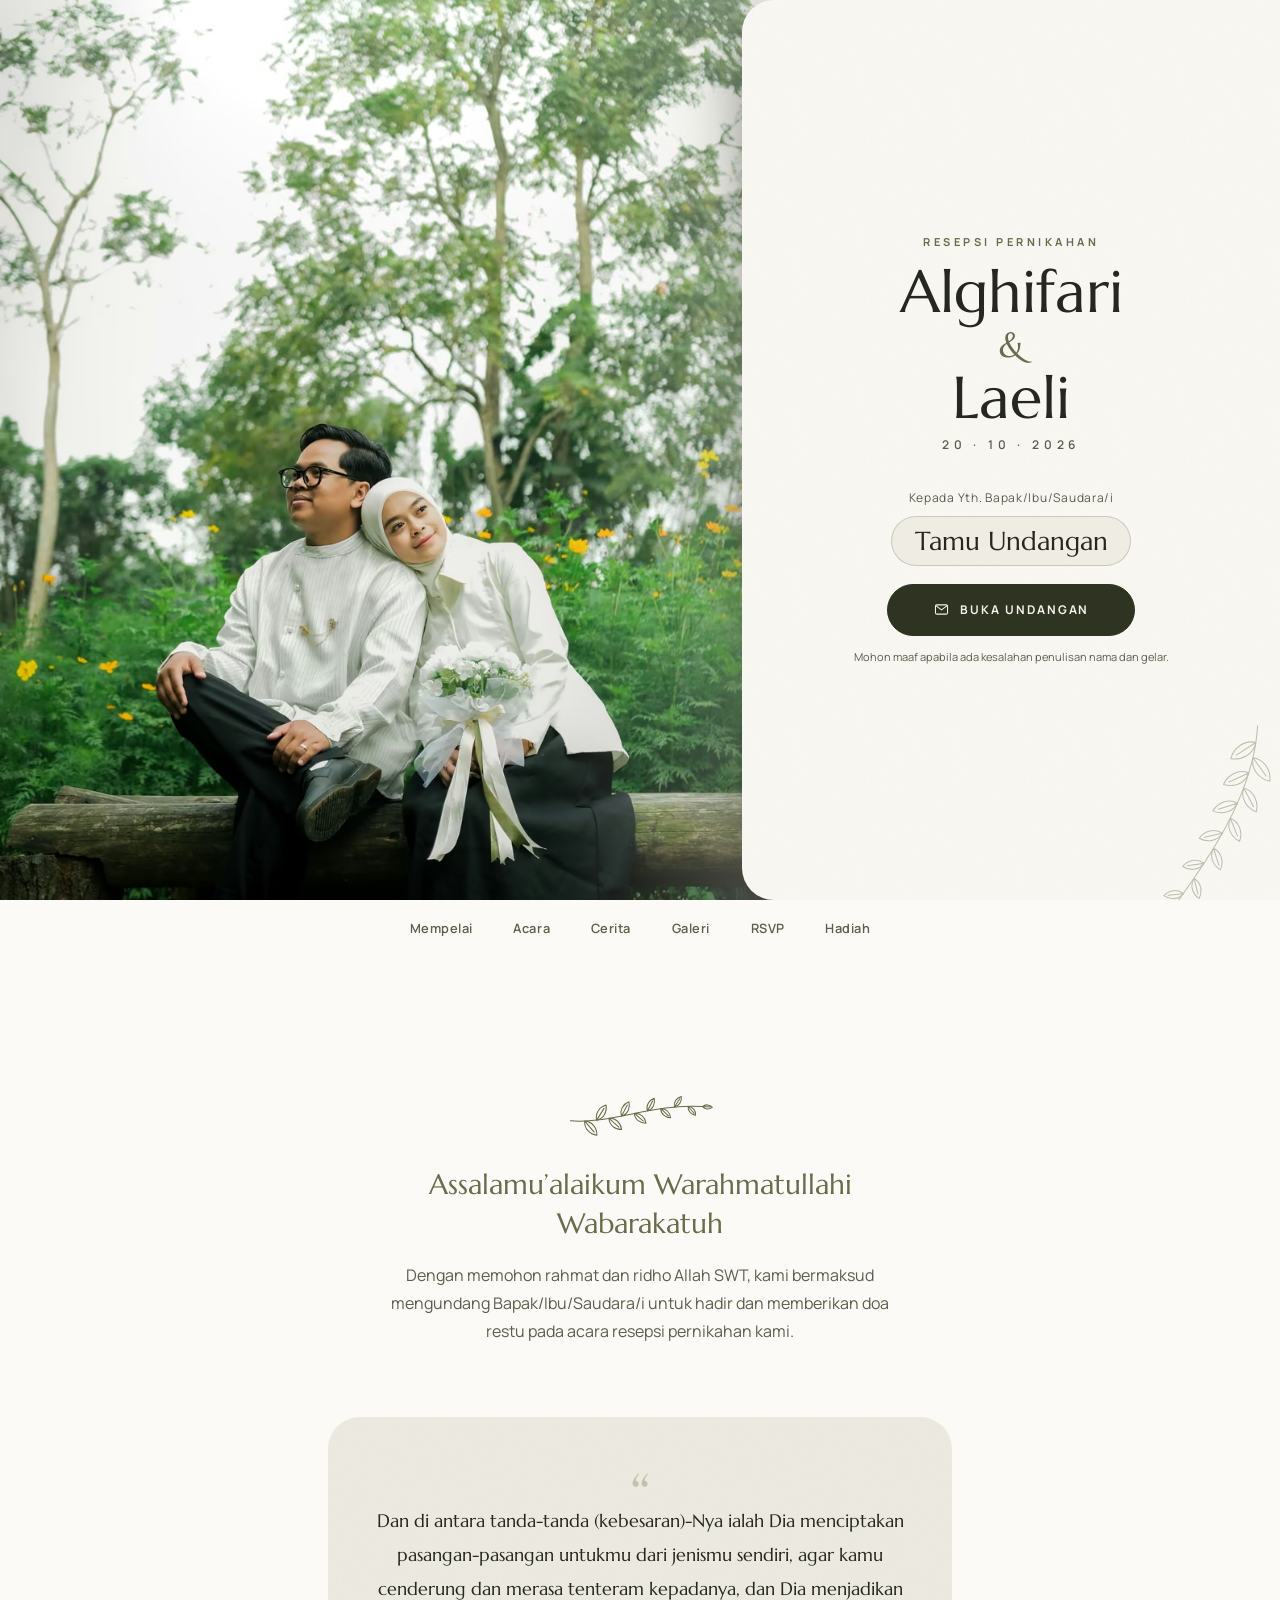
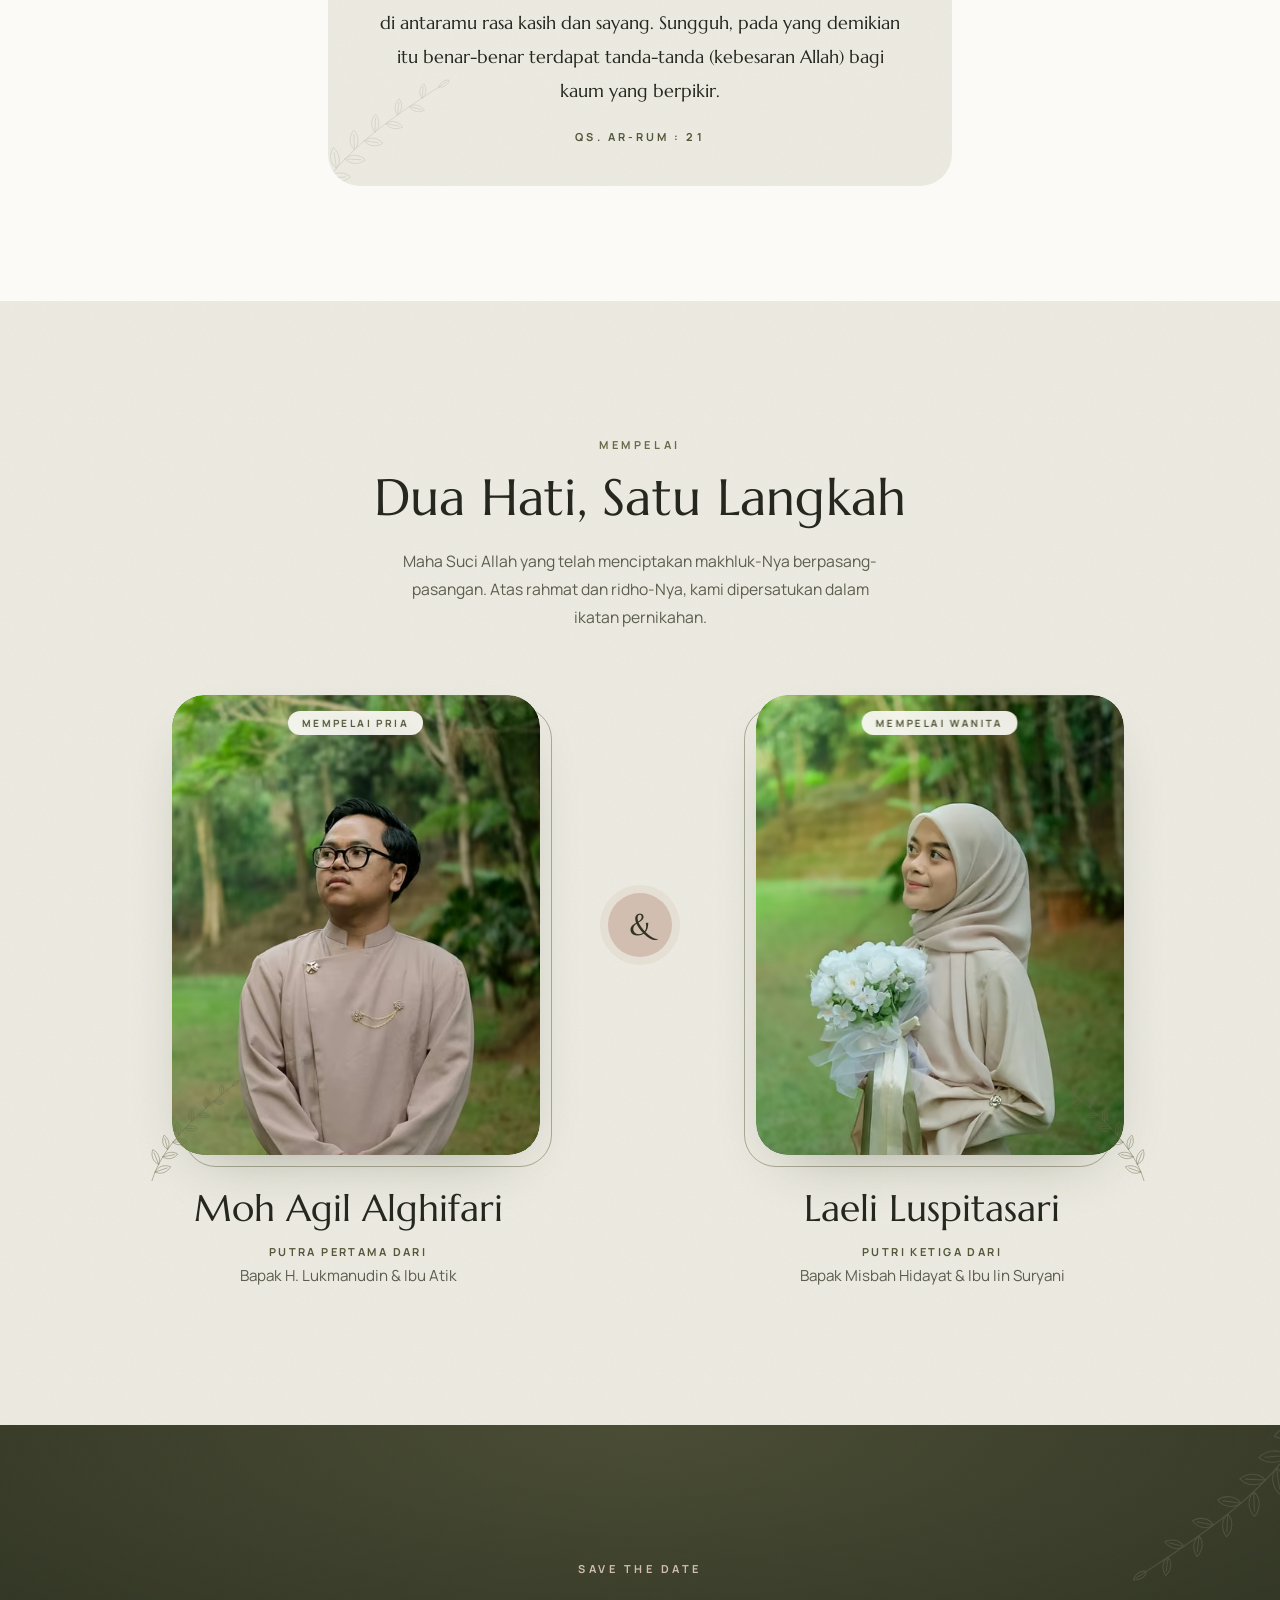
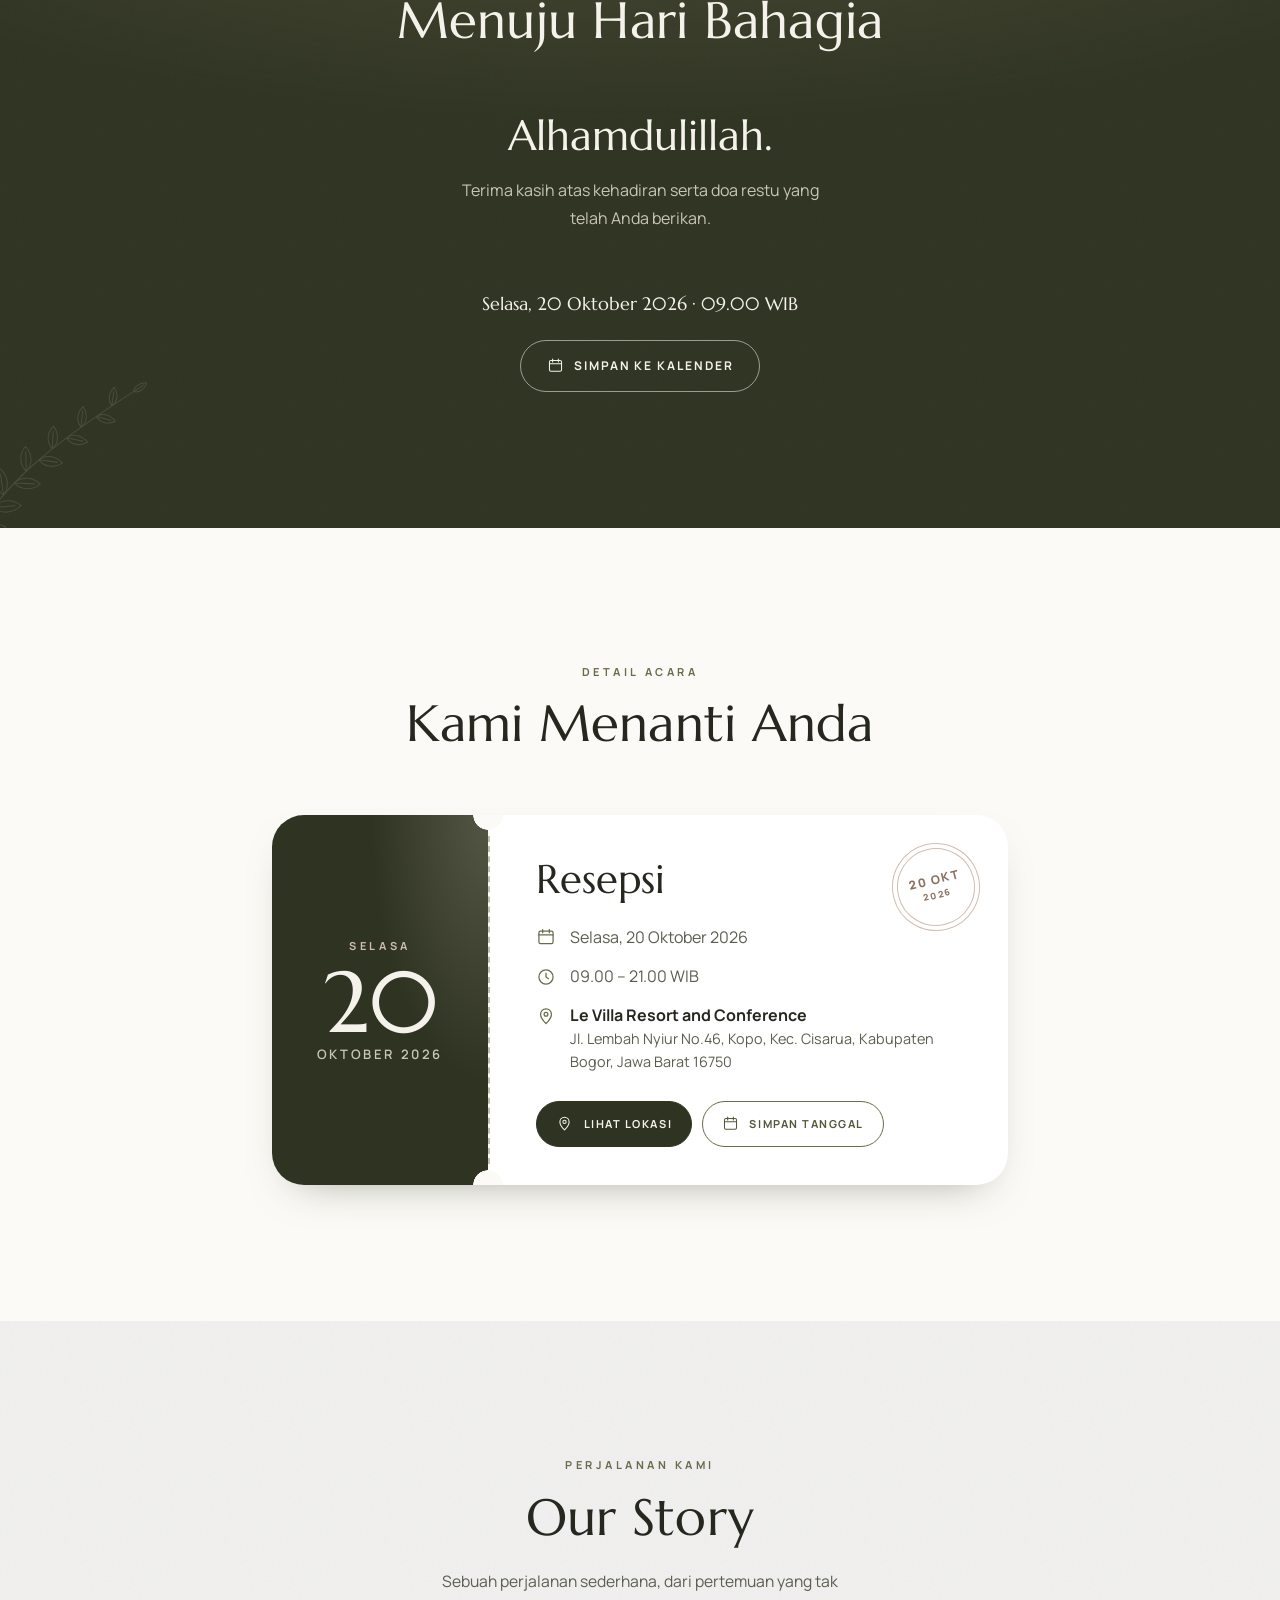
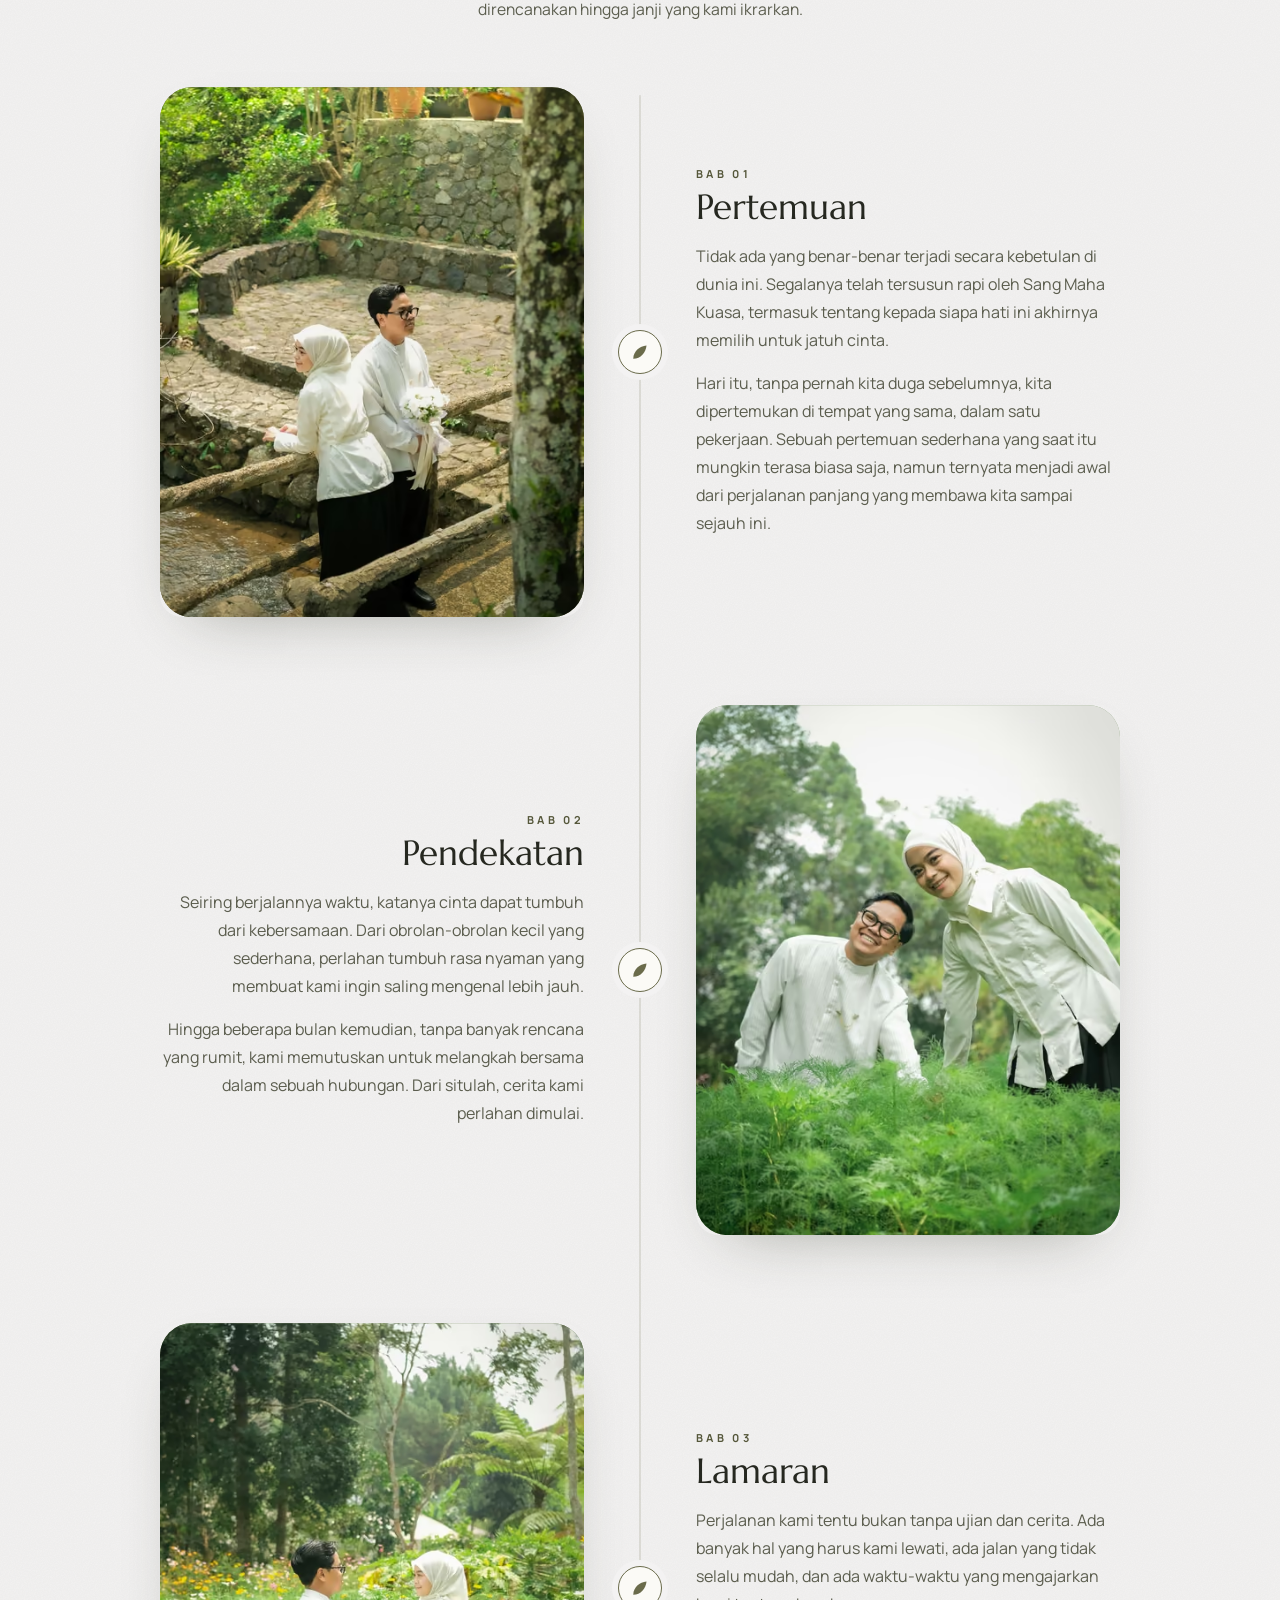
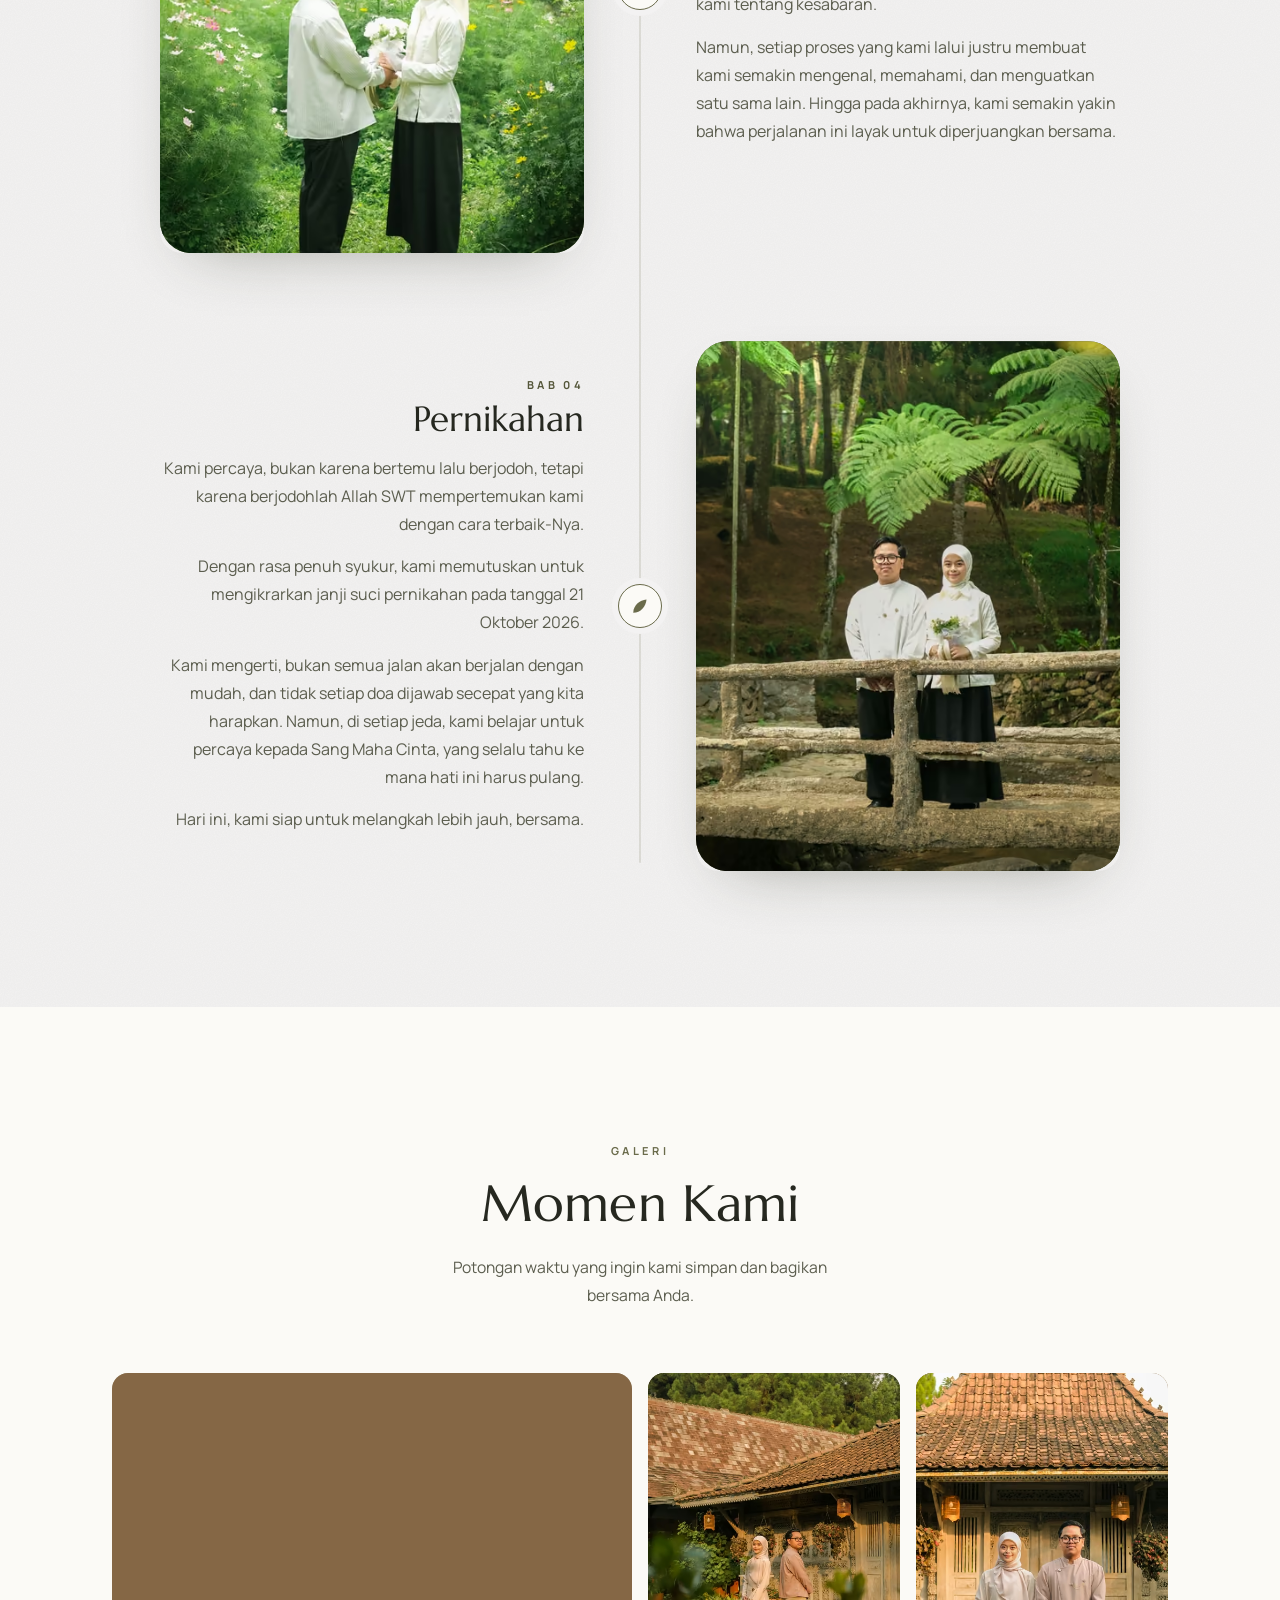
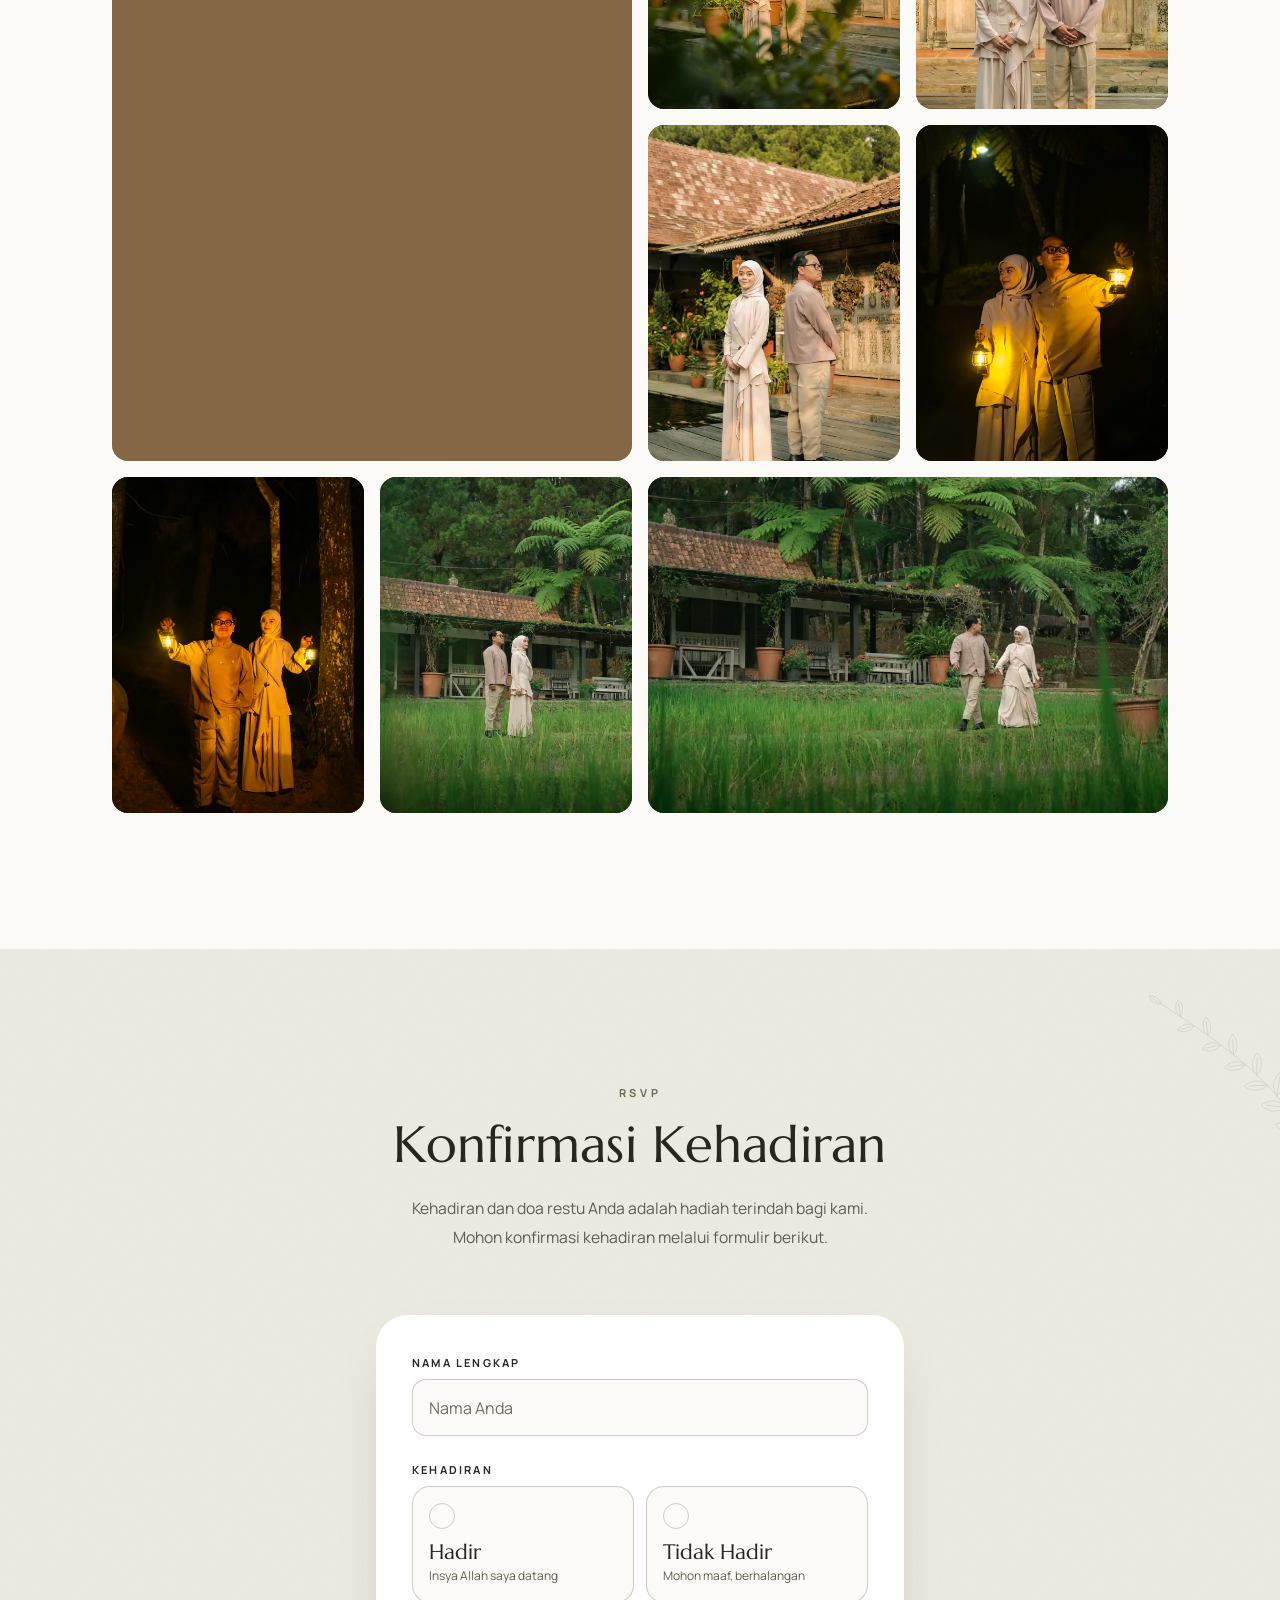
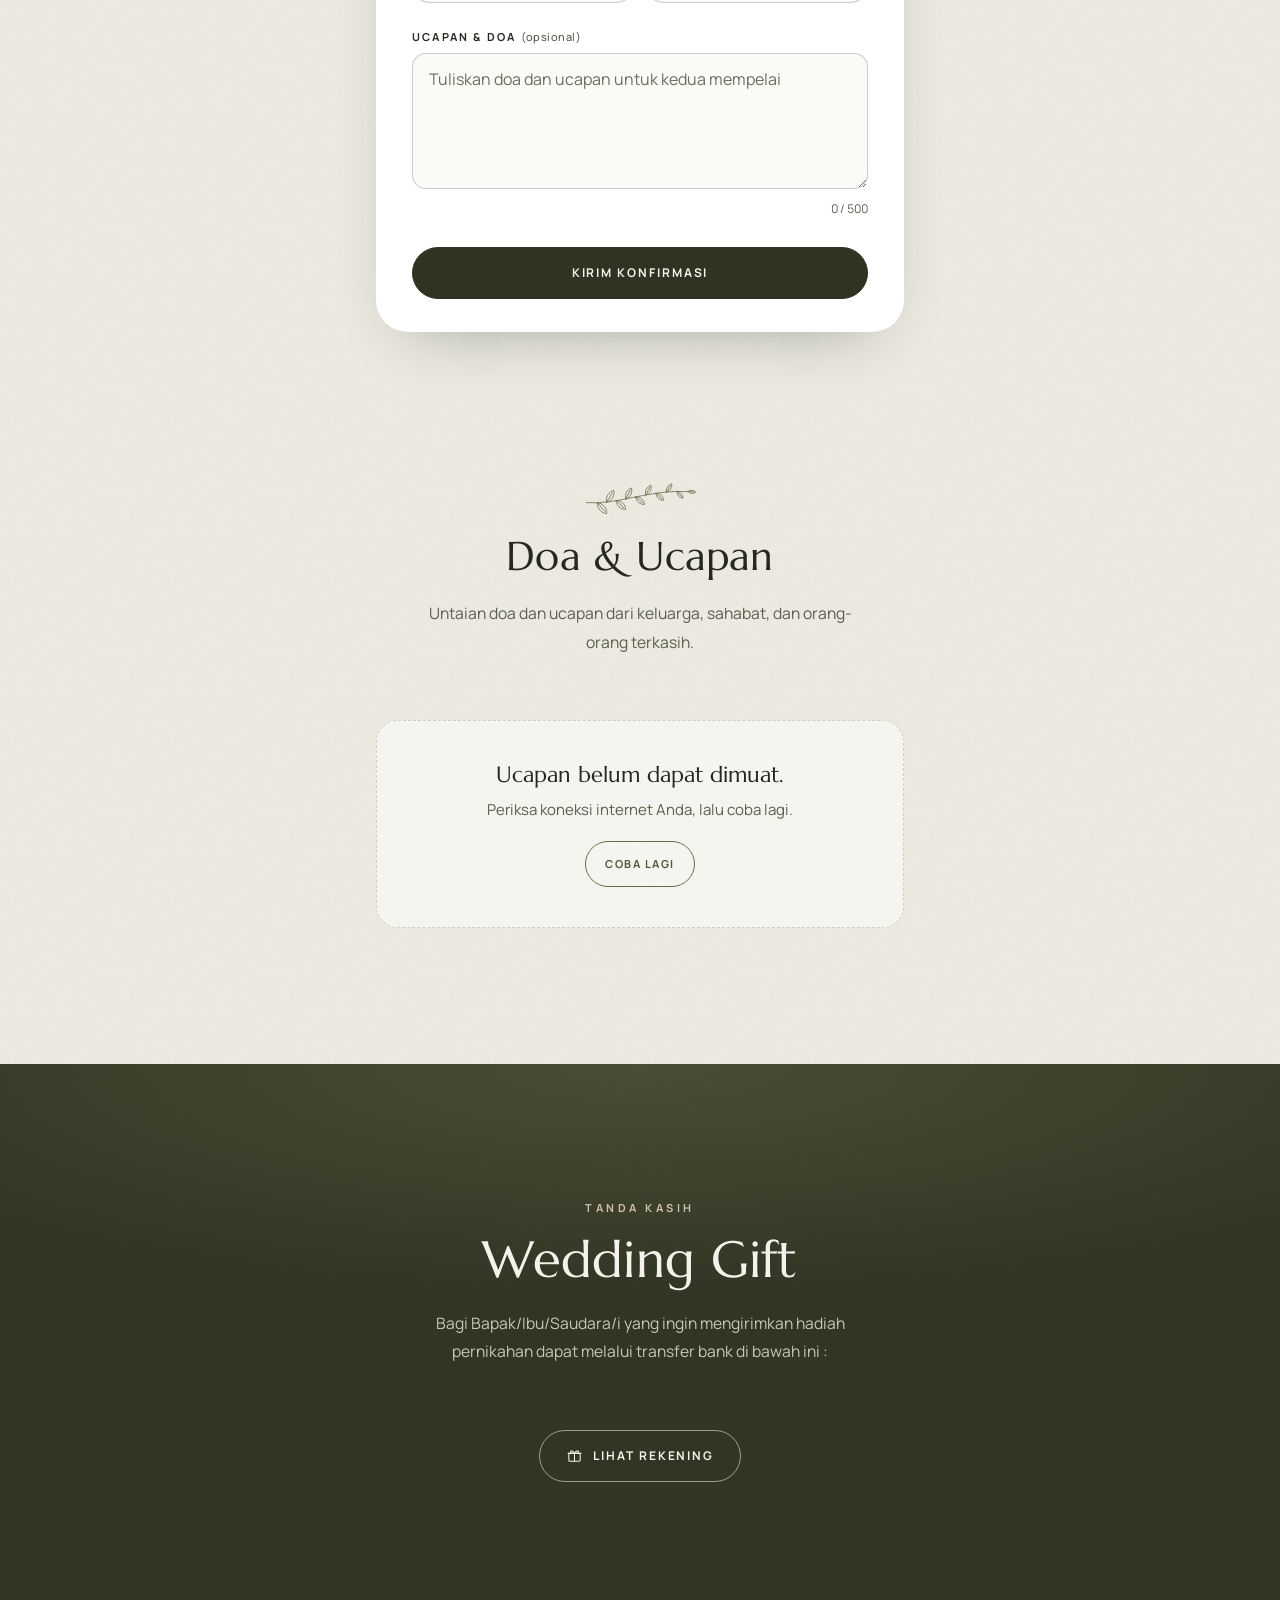
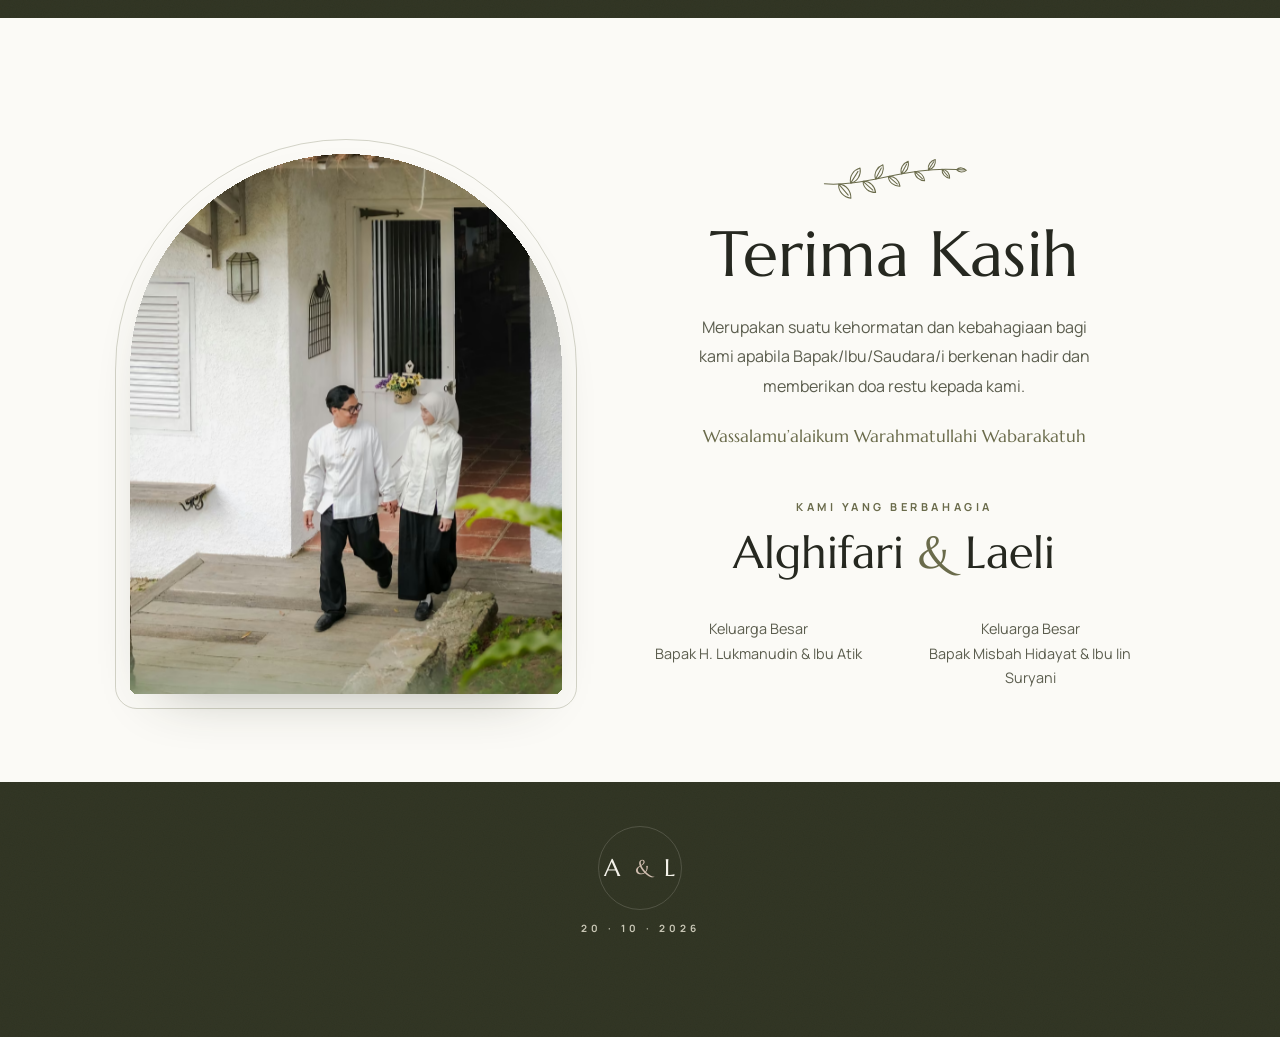
<file: index.html>
<!doctype html>
<html lang="id" class="no-js">
<head>
  <meta charset="utf-8">
  <meta name="viewport" content="width=device-width, initial-scale=1, viewport-fit=cover">
  <title>Resepsi Pernikahan Alghifari &amp; Laeli | 20 Oktober 2026</title>
  <meta name="description" content="Dengan penuh syukur, kami mengundang Anda di acara resepsi pernikahan Moh Agil Alghifari &amp; Laeli Luspitasari. Selasa, 20 Oktober 2026 · Le Villa Resort and Conference, Cisarua, Bogor.">
  <meta name="theme-color" content="#FBFAF6">
  <meta name="color-scheme" content="light">
  <meta name="format-detection" content="telephone=no">
  <link rel="canonical" href="https://onepercent.my.id/wedding-alghifari-laeli-day1/">

  <!-- Social sharing (WhatsApp, Facebook, X): absolute URLs of the live site. -->
  <meta property="og:type" content="website">
  <meta property="og:site_name" content="Alghifari &amp; Laeli">
  <meta property="og:locale" content="id_ID">
  <meta property="og:title" content="Resepsi Pernikahan Alghifari &amp; Laeli">
  <meta property="og:description" content="Selasa, 20 Oktober 2026 · Le Villa Resort and Conference, Cisarua, Bogor. Kami mengundang Anda untuk hadir dan memberikan doa restu.">
  <meta property="og:url" content="https://onepercent.my.id/wedding-alghifari-laeli-day1/">
  <meta property="og:image" content="https://onepercent.my.id/wedding-alghifari-laeli-day1/assets/images/meta/og-image.jpg">
  <meta property="og:image:width" content="1200">
  <meta property="og:image:height" content="630">
  <meta property="og:image:alt" content="Alghifari dan Laeli duduk berdampingan di bangku kayu di taman, undangan resepsi pernikahan 20 Oktober 2026">
  <meta name="twitter:card" content="summary_large_image">
  <meta name="twitter:title" content="Resepsi Pernikahan Alghifari &amp; Laeli">
  <meta name="twitter:description" content="Selasa, 20 Oktober 2026 · Le Villa Resort and Conference, Cisarua, Bogor.">
  <meta name="twitter:image" content="https://onepercent.my.id/wedding-alghifari-laeli-day1/assets/images/meta/og-image.jpg">

  <link rel="icon" href="assets/images/meta/favicon.svg" type="image/svg+xml">
  <link rel="icon" href="assets/images/meta/favicon-32.png" sizes="32x32" type="image/png">
  <link rel="apple-touch-icon" href="assets/images/meta/apple-touch-icon.png">

  <link rel="stylesheet" href="css/main.css">
  <link rel="stylesheet" href="css/responsive.css">

  <!-- All content and photos come from js/config.js (loaded first so the cover photo can start downloading early) -->
  <script src="js/config.js"></script>

  <script>
    // Runs before paint: enables JS styles and locks scroll behind the cover.
    document.documentElement.classList.replace("no-js", "js");
    document.documentElement.classList.add("is-locked");
    // Start downloading the cover photo configured in js/config.js right away.
    (function (img) {
      if (!img) return;
      var l = document.createElement("link");
      l.rel = "preload";
      l.as = "image";
      l.type = "image/avif";
      l.setAttribute("fetchpriority", "high");
      l.setAttribute("imagesrcset", img.widths.map(function (w) { return img.src + "-" + w + ".avif " + Math.min(w, img.w) + "w"; }).join(", "));
      l.setAttribute("imagesizes", "(min-width: 1024px) 56vw, 100vw");
      document.head.appendChild(l);
    })(window.WEDDING_CONFIG && window.WEDDING_CONFIG.images && window.WEDDING_CONFIG.images.cover);
    // Fonts: preload over http(s). Opened straight from a folder (file://)? Browsers
    // block font files there, so use the embedded copies instead (no console errors).
    if (location.protocol === "file:") {
      var fl = document.createElement("link");
      fl.rel = "stylesheet";
      fl.href = "css/fonts-local.css";
      document.head.appendChild(fl);
    } else {
      ["marcellus-latin", "manrope-latin"].forEach(function (f) {
        var p = document.createElement("link");
        p.rel = "preload";
        p.as = "font";
        p.type = "font/woff2";
        p.crossOrigin = "anonymous";
        p.href = "assets/fonts/" + f + ".woff2";
        document.head.appendChild(p);
      });
    }
  </script>
</head>
<body>
  <a class="skip-link" href="#main">Lewati ke isi undangan</a>

  <!-- ===== SVG sprite: icons + botanical line art (original, drawn for this invitation) ===== -->
  <svg width="0" height="0" class="sprite" aria-hidden="true" focusable="false">
    <symbol id="i-sprig" viewBox="0 0 168 48"><path d="M6 30C50 34 100 10 154 14"/><path d="M22.1 30.3C30.6 30.7 35.9 38.2 35.7 46.1C27.9 45.1 21.3 38.8 22.1 30.3ZM22.1 30.3L32.7 42.6M35.5 29.2C33.5 21.4 38.8 14.4 46 12.3C47.3 19.7 43.4 27.6 35.5 29.2ZM35.5 29.2L43.7 16M49.3 27.2C57 26.6 62.6 32.8 63.4 39.8C56.3 39.8 49.5 34.9 49.3 27.2ZM49.3 27.2L60.3 37M63.4 24.6C61 17.7 65.3 11.1 71.6 8.7C73.3 15.2 70.4 22.6 63.4 24.6ZM63.4 24.6L69.8 12.2M77.7 21.7C84.6 20.9 89.8 26.3 90.7 32.6C84.3 32.8 78.1 28.6 77.7 21.7ZM77.7 21.7L87.8 30.2M92.4 18.8C90.3 12.7 94.2 6.8 99.9 4.7C101.3 10.6 98.7 17.1 92.4 18.8ZM92.4 18.8L98.2 7.8M107.3 16.3C113.4 16 117.8 21 118.3 26.6C112.6 26.5 107.3 22.4 107.3 16.3ZM107.3 16.3L115.9 24.3M122.5 14.5C121.2 8.9 125.1 4.1 130.2 2.7C131 7.9 128.1 13.4 122.5 14.5ZM122.5 14.5L128.5 5.3M137.9 13.6C143.2 13.9 146.5 18.8 146.3 23.7C141.4 22.9 137.3 18.9 137.9 13.6ZM137.9 13.6L144.4 21.5M154 14C157.3 11 162.1 11.8 165 14.8C161.7 17.3 156.8 17.5 154 14ZM154 14L162.6 14.6"/></symbol>
    <symbol id="i-branch" viewBox="0 0 208 200"><path d="M10 190C40 120 110 70 190 18"/><path d="M18 173.6C24.7 162.1 39.1 160.3 49.9 166.3C42.8 176.3 29 180.9 18 173.6ZM18 173.6L42.9 167.9M26.7 158.9C15.3 152.9 12.9 139.1 18.1 128.5C28.1 134.8 33.2 147.8 26.7 158.9ZM26.7 158.9L20 135.2M36.6 144.8C44.4 135.2 57.9 135.5 67 142.5C59 150.7 45.7 153.1 36.6 144.8ZM36.6 144.8L60.3 143M47.6 131.2C37.9 124.2 37.3 111.2 43.5 102.1C51.9 109.2 55 121.8 47.6 131.2ZM47.6 131.2L44.4 108.5M59.6 118C67.9 110.1 80.2 111.9 87.8 119.3C79.5 126 67.1 126.6 59.6 118ZM59.6 118L81.6 119M72.6 105.2C64.3 97.9 65.1 85.9 71.7 78.1C78.7 85.5 80.3 97.3 72.6 105.2ZM72.6 105.2L71.9 84.1M86.4 92.7C94.7 86.2 105.8 88.9 112.1 96.3C104 101.7 92.6 101.3 86.4 92.7ZM86.4 92.7L106.5 95.5M101.1 80.6C94.1 73.3 95.7 62.4 102.2 55.8C108.1 63 108.7 74 101.1 80.6ZM101.1 80.6L102 61.2M116.5 68.6C124.4 63.1 134.4 66.3 139.6 73.4C132 77.9 121.6 76.8 116.5 68.6ZM116.5 68.6L134.6 72.4M132.5 56.8C126.6 49.9 128.6 40.1 134.8 34.4C139.8 41.3 139.8 51.2 132.5 56.8ZM132.5 56.8L134.3 39.4M149.2 45.2C156.5 40.5 165.4 43.8 169.9 50.4C162.8 54.1 153.4 52.7 149.2 45.2ZM149.2 45.2L165.3 49.3M166.3 33.6C161.2 27.2 163.2 18.5 169 13.5C173.3 19.8 173 28.7 166.3 33.6ZM166.3 33.6L168.4 17.9M190 18C191.3 11.2 197.9 7.8 204.3 8.7C202.6 14.9 196.7 19.6 190 18ZM190 18L201.1 10.8"/></symbol>
    <symbol id="i-leaf" viewBox="0 0 24 24"><path d="M3 21C3 11.1 11.5 4.1 20.7 3.3C19.9 12.5 12.9 21 3 21Z"/></symbol>
    <symbol id="i-mail" viewBox="0 0 24 24"><rect x="3.5" y="5.5" width="17" height="13" rx="2"/><path d="m4 6.5 8 6 8-6"/></symbol>
    <symbol id="i-calendar" viewBox="0 0 24 24"><rect x="3.5" y="5" width="17" height="15" rx="2"/><path d="M3.5 9.5h17M8 3v4M16 3v4"/></symbol>
    <symbol id="i-clock" viewBox="0 0 24 24"><circle cx="12" cy="12" r="8.5"/><path d="M12 7.5V12l3 2"/></symbol>
    <symbol id="i-pin" viewBox="0 0 24 24"><path d="M12 21s-6.5-6.2-6.5-11.2a6.5 6.5 0 0 1 13 0C18.5 14.8 12 21 12 21z"/><circle cx="12" cy="9.8" r="2.3"/></symbol>
    <symbol id="i-gift" viewBox="0 0 24 24"><rect x="4" y="9" width="16" height="11" rx="1.2"/><path d="M3 9h18M12 9v11M12 9c-1.5-3.5-5.5-4.5-5.5-2 0 1.6 2.5 2 5.5 2zm0 0c1.5-3.5 5.5-4.5 5.5-2 0 1.6-2.5 2-5.5 2z"/></symbol>
    <symbol id="i-note" viewBox="0 0 24 24"><path d="M9 18V6l10-2v12"/><circle cx="6.5" cy="18" r="2.5"/><circle cx="16.5" cy="16" r="2.5"/></symbol>
    <symbol id="i-arrow" viewBox="0 0 24 24"><path d="M4 12h15M14 7l5 5-5 5"/></symbol>
    <symbol id="i-down" viewBox="0 0 24 24"><path d="M12 4v15M7 14l5 5 5-5"/></symbol>
    <symbol id="i-close" viewBox="0 0 24 24"><path d="M6 6l12 12M18 6 6 18"/></symbol>
    <symbol id="i-chev" viewBox="0 0 24 24"><path d="m14.5 6-6 6 6 6"/></symbol>
    <symbol id="i-check" viewBox="0 0 24 24"><path d="m5 12.5 4.5 4.5L19 7.5"/></symbol>
    <symbol id="i-at" viewBox="0 0 24 24"><rect x="4" y="4" width="16" height="16" rx="4.5"/><circle cx="12" cy="12" r="3.6"/><circle cx="16.6" cy="7.4" r=".6"/></symbol>
    <symbol id="i-zoom" viewBox="0 0 24 24"><circle cx="11" cy="11" r="6.5"/><path d="m16 16 4 4M11 8.5v5M8.5 11h5"/></symbol>
  </svg>

  <!-- ===================================================== OPENING COVER -->
  <div class="cover" id="cover" role="dialog" aria-modal="true" aria-labelledby="cover-title" aria-describedby="cover-guest">
    <div class="cover__photo" aria-hidden="true">
      <div class="cover__media" data-slot="cover"></div>
      <div class="leaves" data-leaves="7"></div>
    </div>

    <div class="cover__sheet">
      <svg class="cover__branch" aria-hidden="true"><use href="#i-branch"/></svg>
      <div class="cover__content">
        <header class="cover__top">
          <p class="eyebrow">Resepsi Pernikahan</p>
          <h2 class="cover__names" id="cover-title" data-split>
            <span class="cover__name-line" data-bind="groom.nick">Alghifari</span>
            <span class="amp" aria-hidden="true">&amp;</span><span class="visually-hidden">dan</span>
            <span class="cover__name-line" data-bind="bride.nick">Laeli</span>
          </h2>
          <p class="cover__date" data-bind="date.dots">20 · 10 · 2026</p>
        </header>

        <div class="cover__guest" id="cover-guest">
          <p class="cover__to" data-bind="copy.coverTo">Kepada Yth. Bapak/Ibu/Saudara/i</p>
          <p class="cover__guestname"><span data-bind="guest.name">Tamu Undangan</span></p>
          <button class="btn btn--solid cover__btn" id="open-invitation" type="button">
            <svg class="icon" aria-hidden="true"><use href="#i-mail"/></svg>
            <span data-bind="copy.openButton">Buka Undangan</span>
          </button>
          <p class="cover__note" data-bind="copy.coverNote">Mohon maaf apabila ada kesalahan penulisan nama dan gelar.</p>
        </div>
      </div>
    </div>
  </div>

  <!-- ================================================== THE INVITATION -->
  <main id="main" class="invitation" inert>

    <!-- HEADER -->
    <section id="home" class="hero" data-nav="home" aria-labelledby="hero-title">
      <div class="hero__media" aria-hidden="true" data-slot="hero"></div>
      <div class="hero__shade" aria-hidden="true"></div>
      <div class="leaves leaves--light" data-leaves="6" aria-hidden="true"></div>
      <div class="hero__content">
        <p class="eyebrow eyebrow--light hero__kicker">Resepsi Pernikahan</p>
        <h1 class="hero__names" id="hero-title" tabindex="-1" data-split>
          <span class="hero__line" data-bind="groom.nick">Alghifari</span>
          <span class="hero__amp"><span class="amp" aria-hidden="true">&amp;</span><span class="visually-hidden">dan</span></span>
          <span class="hero__line" data-bind="bride.nick">Laeli</span>
        </h1>
        <p class="hero__date"><span data-bind="date.weekday">Selasa</span><span class="hero__dot" aria-hidden="true"></span><span data-bind="date.dmy">20 Oktober 2026</span></p>
      </div>
      <a class="scroll-cue" href="#intro"><span>Gulir</span><svg aria-hidden="true"><use href="#i-down"/></svg><span class="visually-hidden">ke bawah</span></a>
    </section>

    <!-- NAVIGATION (sticky chips) -->
    <nav class="chips" id="chips" aria-label="Navigasi undangan">
      <div class="chips__track">
        <span class="chips__ink" aria-hidden="true"></span>
        <a class="chip" href="#couple" data-nav="couple">Mempelai</a>
        <a class="chip" href="#events" data-nav="events">Acara</a>
        <a class="chip" href="#story" data-nav="story">Cerita</a>
        <a class="chip" href="#gallery" data-nav="gallery">Galeri</a>
        <a class="chip" href="#rsvp" data-nav="rsvp">RSVP</a>
        <a class="chip" href="#gift" data-nav="gift">Hadiah</a>
      </div>
    </nav>

    <!-- SALAM + VERSE -->
    <section id="intro" class="intro section" data-nav="home" aria-labelledby="intro-title">
      <div class="wrap wrap--narrow">
        <svg class="sprig sprig--draw" aria-hidden="true" data-reveal="draw"><use href="#i-sprig"/></svg>
        <h2 class="intro__salam" id="intro-title" data-bind="copy.salam" data-reveal>Assalamu’alaikum Warahmatullahi Wabarakatuh</h2>
        <p class="intro__text" data-bind="copy.intro" data-reveal>Dengan memohon rahmat dan ridho Allah SWT, kami bermaksud mengundang Bapak/Ibu/Saudara/i untuk hadir dan memberikan doa restu pada acara resepsi pernikahan kami.</p>
      </div>
      <figure class="verse wrap wrap--narrow" id="verse" data-reveal="rise" aria-label="Kutipan ayat suci">
        <svg class="verse__branch" aria-hidden="true"><use href="#i-branch"/></svg>
        <blockquote class="verse__text"><p data-bind="copy.verse.text">Dan di antara tanda-tanda (kebesaran)-Nya ialah Dia menciptakan pasangan-pasangan untukmu dari jenismu sendiri, agar kamu cenderung dan merasa tenteram kepadanya, dan Dia menjadikan di antaramu rasa kasih dan sayang. Sungguh, pada yang demikian itu benar-benar terdapat tanda-tanda (kebesaran Allah) bagi kaum yang berpikir.</p></blockquote>
        <figcaption class="verse__src" data-bind="copy.verse.source">QS. Ar-Rum : 21</figcaption>
      </figure>
    </section>

    <!-- GROOM & BRIDE -->
    <section id="couple" class="couple section section--sage" data-nav="couple" aria-labelledby="couple-title">
      <div class="wrap">
        <header class="sec-head" data-reveal>
          <p class="eyebrow">Mempelai</p>
          <h2 class="title" id="couple-title">Dua Hati, Satu Langkah</h2>
          <p class="sec-lead" data-bind="copy.coupleIntro">Maha Suci Allah yang telah menciptakan makhluk-Nya berpasang-pasangan. Atas rahmat dan ridho-Nya, kami dipersatukan dalam ikatan pernikahan.</p>
        </header>

        <div class="couple__grid">
          <article class="person person--groom" id="groom" aria-labelledby="groom-name">
            <figure class="person__figure" data-reveal="image">
              <div class="person__frame"><div class="person__img" data-image="groom"></div></div>
              <svg class="person__sprig" aria-hidden="true"><use href="#i-branch"/></svg>
              <figcaption class="person__tag">Mempelai Pria</figcaption>
            </figure>
            <div class="person__body" data-reveal>
              <h3 class="person__name" id="groom-name" data-bind="groom.name">Moh Agil Alghifari</h3>
              <p class="person__parents">
                <span class="person__childof" data-bind="groom.childOf">Putra Pertama dari</span>
                <span data-bind="groom.parents">Bapak H. Lukmanudin &amp; Ibu Atik</span>
              </p>
              <a class="person__ig" data-instagram="groom" href="#" target="_blank" rel="noopener noreferrer" hidden><svg class="icon" aria-hidden="true"><use href="#i-at"/></svg><span></span></a>
            </div>
          </article>

          <div class="couple__amp" aria-hidden="true" data-reveal="pop"><span>&amp;</span></div>

          <article class="person person--bride" id="bride" aria-labelledby="bride-name">
            <figure class="person__figure" data-reveal="image">
              <div class="person__frame"><div class="person__img" data-image="bride"></div></div>
              <svg class="person__sprig" aria-hidden="true"><use href="#i-branch"/></svg>
              <figcaption class="person__tag">Mempelai Wanita</figcaption>
            </figure>
            <div class="person__body" data-reveal>
              <h3 class="person__name" id="bride-name" data-bind="bride.name">Laeli Luspitasari</h3>
              <p class="person__parents">
                <span class="person__childof" data-bind="bride.childOf">Putri Ketiga dari</span>
                <span data-bind="bride.parents">Bapak Misbah Hidayat &amp; Ibu Iin Suryani</span>
              </p>
              <a class="person__ig" data-instagram="bride" href="#" target="_blank" rel="noopener noreferrer" hidden><svg class="icon" aria-hidden="true"><use href="#i-at"/></svg><span></span></a>
            </div>
          </article>
        </div>
      </div>
    </section>

    <!-- COUNTDOWN -->
    <section id="countdown" class="countdown section section--forest" data-nav="events" aria-labelledby="countdown-title">
      <svg class="countdown__branch countdown__branch--l" aria-hidden="true"><use href="#i-branch"/></svg>
      <svg class="countdown__branch countdown__branch--r" aria-hidden="true"><use href="#i-branch"/></svg>
      <div class="wrap">
        <header class="sec-head" data-reveal>
          <p class="eyebrow eyebrow--light">Save the Date</p>
          <h2 class="title" id="countdown-title">Menuju Hari Bahagia</h2>
        </header>

        <div class="timer" role="timer" aria-label="Hitung mundur menuju acara resepsi" data-stagger="120">
          <div class="timer__unit" data-reveal="pop">
            <svg class="ring" viewBox="0 0 100 100" aria-hidden="true"><circle class="ring__track" cx="50" cy="50" r="45"/><circle class="ring__bar" cx="50" cy="50" r="45" data-ring="days"/></svg>
            <span class="timer__num" data-unit="days">00</span><span class="timer__label" data-unit-label="days">Hari</span>
          </div>
          <div class="timer__unit" data-reveal="pop">
            <svg class="ring" viewBox="0 0 100 100" aria-hidden="true"><circle class="ring__track" cx="50" cy="50" r="45"/><circle class="ring__bar" cx="50" cy="50" r="45" data-ring="hours"/></svg>
            <span class="timer__num" data-unit="hours">00</span><span class="timer__label" data-unit-label="hours">Jam</span>
          </div>
          <div class="timer__unit" data-reveal="pop">
            <svg class="ring" viewBox="0 0 100 100" aria-hidden="true"><circle class="ring__track" cx="50" cy="50" r="45"/><circle class="ring__bar" cx="50" cy="50" r="45" data-ring="minutes"/></svg>
            <span class="timer__num" data-unit="minutes">00</span><span class="timer__label" data-unit-label="minutes">Menit</span>
          </div>
          <div class="timer__unit" data-reveal="pop">
            <svg class="ring" viewBox="0 0 100 100" aria-hidden="true"><circle class="ring__track" cx="50" cy="50" r="45"/><circle class="ring__bar" cx="50" cy="50" r="45" data-ring="seconds"/></svg>
            <span class="timer__num" data-unit="seconds">00</span><span class="timer__label" data-unit-label="seconds">Detik</span>
          </div>
        </div>
        <div class="timer-done" hidden>
          <p class="timer-done__title">Hari bahagia telah tiba.</p>
          <p class="timer-done__sub"></p>
        </div>

        <div class="savedate" id="save-the-date" data-reveal>
          <p class="savedate__when" data-bind="date.firstTime">Selasa, 20 Oktober 2026 · 09.00 WIB</p>
          <a class="btn btn--light" id="calendar-link" href="https://calendar.google.com/calendar/" target="_blank" rel="noopener noreferrer">
            <svg class="icon" aria-hidden="true"><use href="#i-calendar"/></svg>
            <span>Simpan ke Kalender</span>
          </a>
        </div>
      </div>
    </section>

    <!-- EVENT DETAILS -->
    <section id="events" class="events section" data-nav="events" aria-labelledby="events-title">
      <div class="wrap">
        <header class="sec-head" data-reveal>
          <p class="eyebrow">Detail Acara</p>
          <h2 class="title" id="events-title">Kami Menanti Anda</h2>
        </header>
        <ol class="events__list" id="event-list"></ol>
      </div>
    </section>

    <!-- OUR STORY -->
    <section id="story" class="story section section--mist" data-nav="story" aria-labelledby="story-title">
      <div class="wrap">
        <header class="sec-head" data-reveal>
          <p class="eyebrow">Perjalanan Kami</p>
          <h2 class="title" id="story-title">Our Story</h2>
          <p class="sec-lead" data-bind="copy.storyIntro">Sebuah perjalanan sederhana, dari pertemuan yang tak direncanakan hingga janji yang kami ikrarkan.</p>
        </header>
        <div class="timeline">
          <span class="timeline__rail" aria-hidden="true"><span class="timeline__fill"></span></span>
          <ol class="timeline__list" id="story-list"></ol>
        </div>
      </div>
    </section>

    <!-- GALLERY -->
    <section id="gallery" class="gallery section" data-nav="gallery" aria-labelledby="gallery-title">
      <div class="wrap wrap--wide">
        <header class="sec-head" data-reveal>
          <p class="eyebrow">Galeri</p>
          <h2 class="title" id="gallery-title">Momen Kami</h2>
          <p class="sec-lead" data-bind="copy.galleryIntro">Potongan waktu yang ingin kami simpan dan bagikan bersama Anda.</p>
        </header>
        <ul class="gallery__grid" id="gallery-grid" data-stagger="90"></ul>
      </div>
    </section>

    <!-- RSVP -->
    <section id="rsvp" class="rsvp section section--sage" data-nav="rsvp" aria-labelledby="rsvp-title">
      <svg class="rsvp__branch" aria-hidden="true"><use href="#i-branch"/></svg>
      <div class="wrap wrap--narrow">
        <header class="sec-head" data-reveal>
          <p class="eyebrow">RSVP</p>
          <h2 class="title" id="rsvp-title">Konfirmasi Kehadiran</h2>
          <p class="sec-lead" data-bind="copy.rsvpIntro">Kehadiran dan doa restu Anda adalah hadiah terindah bagi kami. Mohon konfirmasi kehadiran melalui formulir berikut.</p>
          <p class="sec-note" data-bind="copy.rsvpDeadline" data-hide-empty="copy.rsvpDeadline" hidden></p>
        </header>

        <div class="card" data-reveal="rise">
          <p class="rsvp__returning" id="rsvp-returning" hidden></p>

          <form class="form" id="rsvp-form" novalidate>
            <fieldset class="form__fields" id="rsvp-fields">
              <legend class="visually-hidden">Formulir konfirmasi kehadiran</legend>

              <div class="field">
                <label class="field__label" for="rsvp-name">Nama Lengkap</label>
                <input class="field__input" id="rsvp-name" name="guestName" type="text" autocomplete="name" autocapitalize="words" maxlength="80" required aria-describedby="rsvp-guestName-error" placeholder="Nama Anda">
                <p class="field__error" id="rsvp-guestName-error"></p>
              </div>

              <fieldset class="field field--choice">
                <legend class="field__label">Kehadiran</legend>
                <div class="choice">
                  <label class="choice__opt">
                    <input type="radio" name="attendance" value="attending" required aria-describedby="rsvp-attendance-error">
                    <span class="choice__box">
                      <span class="choice__mark" aria-hidden="true"><svg><use href="#i-check"/></svg></span>
                      <span class="choice__text">Hadir</span>
                      <span class="choice__sub">Insya Allah saya datang</span>
                    </span>
                  </label>
                  <label class="choice__opt">
                    <input type="radio" name="attendance" value="not_attending" aria-describedby="rsvp-attendance-error">
                    <span class="choice__box">
                      <span class="choice__mark" aria-hidden="true"><svg><use href="#i-close"/></svg></span>
                      <span class="choice__text">Tidak Hadir</span>
                      <span class="choice__sub">Mohon maaf, berhalangan</span>
                    </span>
                  </label>
                </div>
                <p class="field__error" id="rsvp-attendance-error"></p>
              </fieldset>

              <div class="field" id="guest-count-field" hidden>
                <label class="field__label" for="rsvp-count">Jumlah Tamu</label>
                <div class="stepper">
                  <button class="stepper__btn" type="button" data-step="-1" aria-label="Kurangi jumlah tamu">−</button>
                  <input class="stepper__input" id="rsvp-count" name="guestCount" type="number" inputmode="numeric" min="1" max="5" value="1" aria-describedby="guest-count-hint rsvp-guestCount-error">
                  <button class="stepper__btn" type="button" data-step="1" aria-label="Tambah jumlah tamu">+</button>
                </div>
                <p class="field__hint" id="guest-count-hint">Termasuk Anda. Maksimal 5 orang.</p>
                <p class="field__error" id="rsvp-guestCount-error"></p>
              </div>

              <div class="field">
                <label class="field__label" for="rsvp-message">Ucapan &amp; Doa <span class="field__opt">(opsional)</span></label>
                <textarea class="field__input field__input--area" id="rsvp-message" name="message" rows="4" maxlength="500" aria-describedby="rsvp-message-count rsvp-message-error" placeholder="Tuliskan doa dan ucapan untuk kedua mempelai"></textarea>
                <div class="field__meta">
                  <p class="field__error" id="rsvp-message-error"></p>
                  <p class="field__count" id="rsvp-message-count" aria-live="off">0 / 500</p>
                </div>
              </div>

              <!-- Spam trap: humans never see or fill this -->
              <div class="hp" aria-hidden="true">
                <label>Website <input type="text" name="website" tabindex="-1" autocomplete="off"></label>
              </div>
            </fieldset>

            <p class="form__status" id="rsvp-status" role="alert" hidden></p>

            <button class="btn btn--solid btn--block" id="rsvp-submit" type="submit">
              <span class="btn__spinner" aria-hidden="true"></span>
              <span class="btn__label">Kirim Konfirmasi</span>
            </button>
          </form>

          <div class="rsvp-success" id="rsvp-success" tabindex="-1" hidden>
            <svg class="rsvp-success__check" viewBox="0 0 52 52" aria-hidden="true">
              <circle cx="26" cy="26" r="24"/>
              <path d="m15 27 7.5 7.5L37.5 19"/>
            </svg>
            <h3 class="rsvp-success__title" id="rsvp-success-title">Terima kasih.</h3>
            <p class="rsvp-success__text" id="rsvp-success-text"></p>
            <button class="btn btn--small" type="button" id="rsvp-again">Kirim konfirmasi lain</button>
          </div>
        </div>
      </div>
    </section>

    <!-- WISHES -->
    <section id="wishes" class="wishes section section--sage" data-nav="rsvp" aria-labelledby="wishes-title">
      <div class="wrap wrap--narrow">
        <header class="sec-head" data-reveal>
          <svg class="sprig sprig--draw sprig--small" aria-hidden="true"><use href="#i-sprig"/></svg>
          <h2 class="title title--sm" id="wishes-title">Doa &amp; Ucapan</h2>
          <p class="sec-lead" data-bind="copy.wishesIntro">Untaian doa dan ucapan dari keluarga, sahabat, dan orang-orang terkasih.</p>
        </header>
        <p class="wishes__count" id="wishes-count" aria-live="polite"></p>
        <div class="wishes__state" id="wishes-state" hidden></div>
        <ul class="wishes__list" id="wishes-list" aria-label="Daftar ucapan"></ul>
        <button class="btn btn--small wishes__more" type="button" id="wishes-more" hidden>Tampilkan lebih banyak</button>
      </div>
    </section>

    <!-- WEDDING GIFT -->
    <section id="gift" class="gift section section--forest" data-nav="gift" aria-labelledby="gift-title">
      <div class="wrap wrap--narrow">
        <header class="sec-head" data-reveal>
          <p class="eyebrow eyebrow--light">Tanda Kasih</p>
          <h2 class="title" id="gift-title">Wedding Gift</h2>
          <p class="sec-lead" data-bind="gift.intro">Bagi Bapak/Ibu/Saudara/i yang ingin mengirimkan hadiah pernikahan dapat melalui transfer bank di bawah ini :</p>
        </header>
        <div class="gift__action" data-reveal>
          <button class="btn btn--light" id="gift-toggle" type="button" aria-expanded="false" aria-controls="gift-panel">
            <svg class="icon" aria-hidden="true"><use href="#i-gift"/></svg>
            <span class="btn__label">Lihat Rekening</span>
          </button>
        </div>
        <div class="collapse" id="gift-panel" inert>
          <div class="collapse__inner">
            <ul class="accounts" id="gift-accounts" aria-label="Rekening bank" data-stagger="160"></ul>
          </div>
        </div>
      </div>
    </section>

    <!-- CLOSING -->
    <section id="closing" class="closing section" data-nav="closing" aria-labelledby="closing-title">
      <figure class="closing__figure" data-slot="closing"></figure>
      <div class="leaves" data-leaves="5" aria-hidden="true"></div>
      <div class="wrap wrap--narrow closing__body">
        <svg class="sprig sprig--draw" aria-hidden="true" data-reveal="draw"><use href="#i-sprig"/></svg>
        <h2 class="title" id="closing-title" data-reveal>Terima Kasih</h2>
        <p class="closing__text" data-bind="copy.closing" data-reveal>Merupakan suatu kehormatan dan kebahagiaan bagi kami apabila Bapak/Ibu/Saudara/i berkenan hadir dan memberikan doa restu kepada kami.</p>
        <p class="closing__salam" data-bind="copy.closingSalam" data-reveal>Wassalamu’alaikum Warahmatullahi Wabarakatuh</p>
        <div class="closing__sign" data-reveal>
          <p class="eyebrow" data-bind="copy.closingSignature">Kami yang berbahagia</p>
          <p class="closing__names"><span data-bind="groom.nick">Alghifari</span> <span class="amp">&amp;</span> <span data-bind="bride.nick">Laeli</span></p>
        </div>
        <div class="closing__families" data-reveal>
          <p data-bind="family.groom">Keluarga Besar
Bapak H. Lukmanudin &amp; Ibu Atik</p>
          <p data-bind="family.bride">Keluarga Besar
Bapak Misbah Hidayat &amp; Ibu Iin Suryani</p>
        </div>
      </div>
      <footer class="colophon">
        <p class="colophon__mono"><span data-bind="groom.initial">A</span><span class="amp">&amp;</span><span data-bind="bride.initial">L</span></p>
        <p class="colophon__date" data-bind="date.dots">20 · 10 · 2026</p>
      </footer>
    </section>
  </main>

  <!-- ===================================================== FLOATING UI -->
  <button class="music" id="music-toggle" type="button" aria-pressed="false" aria-label="Putar musik" hidden>
    <svg class="music__disc" viewBox="0 0 48 48" aria-hidden="true"><circle cx="24" cy="24" r="22.5"/></svg>
    <span class="music__bars" aria-hidden="true"><i></i><i></i><i></i><i></i></span>
    <svg class="music__icon" aria-hidden="true"><use href="#i-note"/></svg>
    <span class="music__label visually-hidden">Putar musik</span>
  </button>

  <a class="totop" href="#home" id="to-top" aria-label="Kembali ke atas"><svg aria-hidden="true"><use href="#i-down"/></svg></a>

  <dialog class="lightbox" id="lightbox" aria-label="Galeri foto">
    <div class="lightbox__stage"></div>
    <div class="lightbox__bar">
      <p class="lightbox__count"><span id="lb-index">01</span> <span aria-hidden="true">/</span><span class="visually-hidden">dari</span> <span id="lb-total">08</span></p>
    </div>
    <button class="lightbox__close" type="button" aria-label="Tutup galeri"><svg aria-hidden="true"><use href="#i-close"/></svg></button>
    <button class="lightbox__nav lightbox__nav--prev" type="button" aria-label="Foto sebelumnya"><svg aria-hidden="true"><use href="#i-chev"/></svg></button>
    <button class="lightbox__nav lightbox__nav--next" type="button" aria-label="Foto berikutnya"><svg aria-hidden="true"><use href="#i-chev"/></svg></button>
  </dialog>

  <div class="toast" id="toast" role="status" aria-live="polite"></div>
  <audio id="bg-music" preload="none"></audio>

  <noscript>
    <style>.cover{display:none!important}.invitation{visibility:visible}</style>
    <p class="noscript">Untuk pengalaman terbaik, aktifkan JavaScript pada browser Anda.</p>
  </noscript>

  <!-- Scripts run in order after the page is parsed. Edit content in js/config.js only. -->
  <script defer src="js/utils.js"></script>
  <script defer src="js/guest.js"></script>
  <script defer src="js/countdown.js"></script>
  <script defer src="js/calendar.js"></script>
  <script defer src="js/api.js"></script>
  <script defer src="js/wishes.js"></script>
  <script defer src="js/rsvp.js"></script>
  <script defer src="js/gallery.js"></script>
  <script defer src="js/gift.js"></script>
  <script defer src="js/music.js"></script>
  <script defer src="js/motion.js"></script>
  <script defer src="js/main.js"></script>
  <script>
    // Safety net: if the main script is slow or fails, the button still opens the invitation.
    document.getElementById("open-invitation").addEventListener("click", function () {
      if (window.__awlReady) return;
      document.documentElement.classList.remove("is-locked");
      document.getElementById("cover").hidden = true;
      document.getElementById("main").removeAttribute("inert");
    });
  </script>
</body>
</html>
</file>
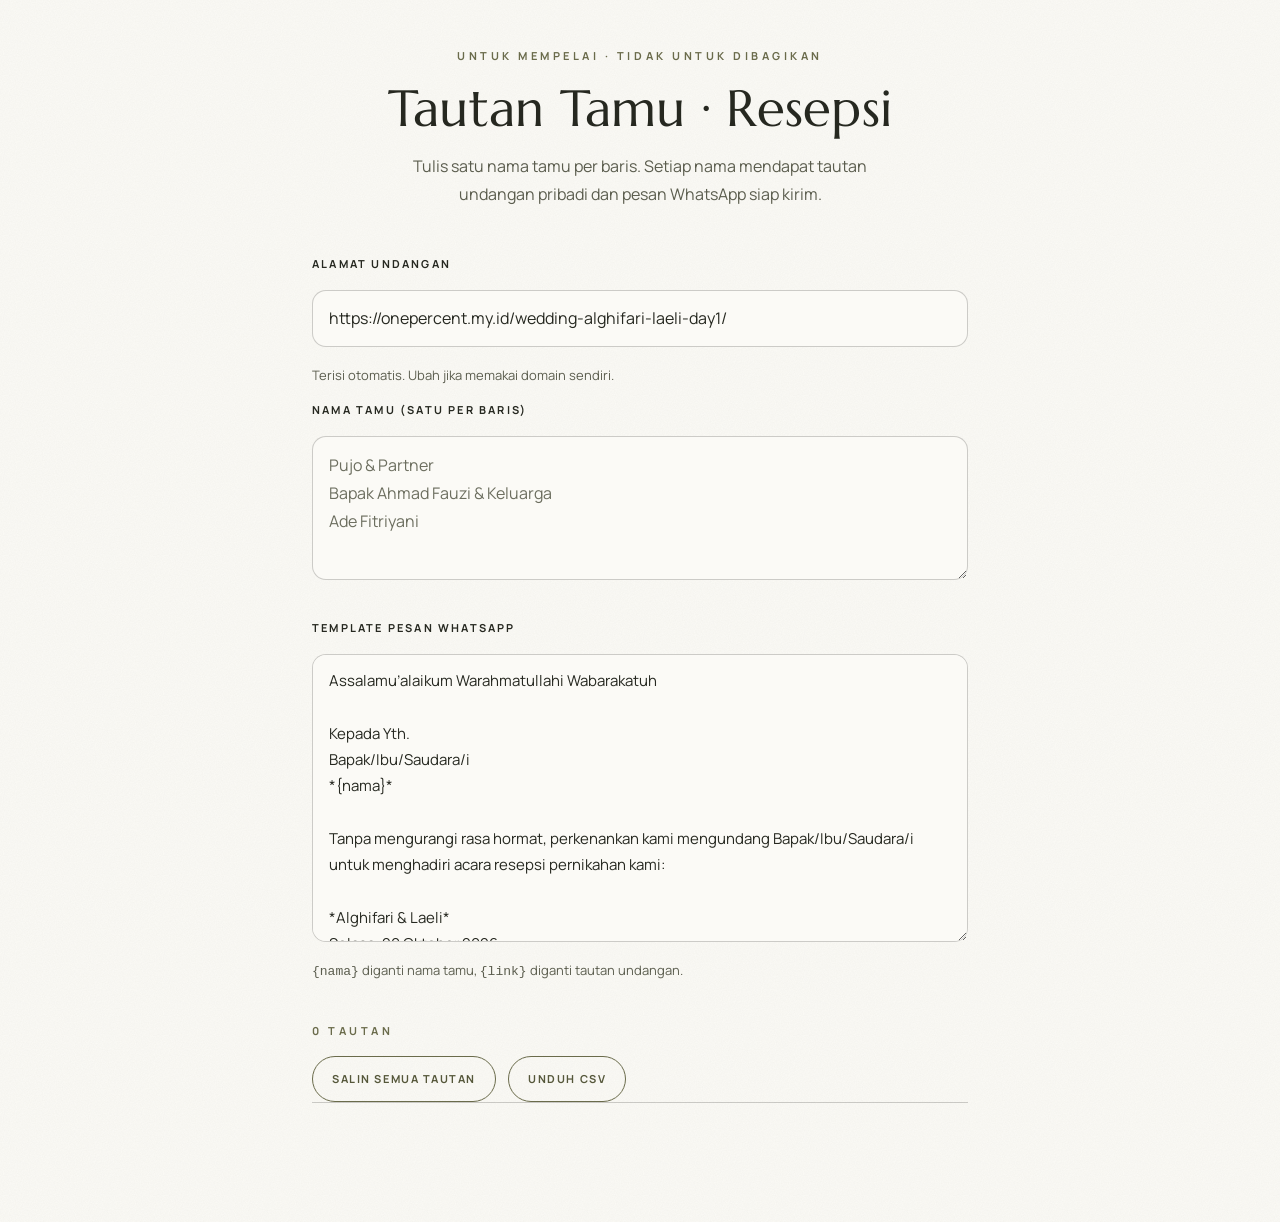
<file: generator.html>
<!doctype html>
<html lang="id">
<head>
  <meta charset="utf-8">
  <meta name="viewport" content="width=device-width, initial-scale=1, viewport-fit=cover">
  <meta name="robots" content="noindex, nofollow">
  <title>Guest Link Generator | Resepsi Alghifari &amp; Laeli</title>
  <meta name="theme-color" content="#FBFAF6">
  <link rel="icon" href="assets/images/meta/favicon.svg" type="image/svg+xml">
  <link rel="stylesheet" href="css/main.css">
  <style>
    body { background: var(--c-paper) var(--grain); }
    .gen { max-width: 46rem; margin: 0 auto; padding: calc(3rem + var(--safe-t)) var(--gutter) 5rem; }
    .gen h1 { margin-bottom: 1rem; }
    .gen > header { text-align: center; margin-bottom: 3rem; }
    .gen > header p.lead { color: var(--c-ink-soft); max-width: 32rem; margin: 0 auto; }
    .gen section { margin-bottom: 2.5rem; }
    .gen label { display: block; margin-bottom: .6rem; }
    .gen textarea.field__input { min-height: 9rem; font-family: var(--f-sans); }
    #template { min-height: 18rem; font-size: .9375rem; }
    .row { display: grid; gap: 1rem; }
    .results { border-top: 1px solid var(--c-hair-strong); }
    .result { display: grid; gap: .6rem; padding: 1.1rem 0; border-bottom: 1px solid var(--c-hair-strong); }
    .result__name { font-family: var(--f-display); font-size: 1.25rem; line-height: 1.3; }
    .result__url { font-size: .8125rem; color: var(--c-ink-soft); overflow-wrap: anywhere; }
    .result__actions { display: flex; flex-wrap: wrap; gap: .5rem; }
    .result__actions .btn { min-height: 44px; padding: 0 1rem; font-size: .6875rem; }
    .hint { font-size: .8125rem; color: var(--c-ink-soft); margin-top: .5rem; }
    .toolbar { display: flex; flex-wrap: wrap; gap: .75rem; margin-top: 1rem; }
    .local-note { margin-top: .9rem; padding: .9rem 1rem; border: 1px solid var(--c-hair-strong); background: var(--c-sage-soft); border-radius: 14px; font-size: .875rem; line-height: 1.55; color: var(--c-ink); }
    .btn[aria-disabled="true"] { opacity: .45; pointer-events: none; }
  </style>
</head>
<body>
  <main class="gen">
    <header>
      <p class="eyebrow">Untuk mempelai · tidak untuk dibagikan</p>
      <h1 class="title">Tautan Tamu · Resepsi</h1>
      <p class="lead">Tulis satu nama tamu per baris. Setiap nama mendapat tautan undangan pribadi dan pesan WhatsApp siap kirim.</p>
    </header>

    <section class="row">
      <div class="field">
        <label class="field__label" for="base">Alamat undangan</label>
        <input class="field__input" id="base" type="url" inputmode="url" autocomplete="off">
        <p class="hint">Terisi otomatis. Ubah jika memakai domain sendiri.</p>
        <p class="local-note" id="local-note" role="status" hidden><strong>Mode pratinjau lokal.</strong> Tautan di bawah membuka <code>index.html</code> di folder ini, jadi hanya bisa dibuka di komputer ini. Jangan dikirim ke tamu. Setelah undangan online, ganti "Alamat undangan" dengan alamat situsnya, lalu tombol Kirim WhatsApp aktif.</p>
      </div>
      <div class="field">
        <label class="field__label" for="names">Nama tamu (satu per baris)</label>
        <textarea class="field__input" id="names" placeholder="Pujo &amp; Partner&#10;Bapak Ahmad Fauzi &amp; Keluarga&#10;Ade Fitriyani"></textarea>
      </div>
    </section>

    <section>
      <div class="field">
        <label class="field__label" for="template">Template pesan WhatsApp</label>
        <textarea class="field__input" id="template"></textarea>
        <p class="hint"><code>{nama}</code> diganti nama tamu, <code>{link}</code> diganti tautan undangan.</p>
      </div>
    </section>

    <section>
      <p class="eyebrow" id="count">0 tautan</p>
      <div class="toolbar">
        <button class="btn btn--small" id="copy-all" type="button">Salin semua tautan</button>
        <button class="btn btn--small" id="download" type="button">Unduh CSV</button>
      </div>
      <ul class="results" id="results" aria-live="polite"></ul>
    </section>
  </main>
  <div class="toast" id="toast" role="status" aria-live="polite"></div>

  <script src="js/config.js"></script>
  <script src="js/utils.js"></script>
  <script>
  (function () {
    const C = window.WEDDING_CONFIG;
    const { h, toast, cleanText, formatLongDate } = window.AWL;

    const $ = (s) => document.querySelector(s);
    const KEY = "awl-day1:generator"; // separate from the Day 2 generator (same github.io origin)
    const defaultBase = C.site.url || location.href.replace(/generator\.html.*$/, "");
    const firstEventTime = () => {
      const ev = C.events[0] || {};
      const t = (v) => (v || "").replace(":", ".");
      return `${t(ev.startTime)}${ev.endTime ? ` – ${t(ev.endTime)}` : ""} ${C.wedding.timezoneLabel}`;
    };
    const defaultTemplate = [
      "Assalamu’alaikum Warahmatullahi Wabarakatuh",
      "",
      "Kepada Yth.",
      "Bapak/Ibu/Saudara/i",
      "*{nama}*",
      "",
      "Tanpa mengurangi rasa hormat, perkenankan kami mengundang Bapak/Ibu/Saudara/i untuk menghadiri acara resepsi pernikahan kami:",
      "",
      `*${C.couple.groom.nickname} & ${C.couple.bride.nickname}*`,
      formatLongDate(C.wedding.date, C.site.locale),
      `Pukul ${firstEventTime()}`,
      `${C.venue.name}, ${C.venue.shortAddress}`,
      "",
      "Informasi lengkap dan konfirmasi kehadiran:",
      "{link}",
      "",
      "Merupakan suatu kehormatan dan kebahagiaan bagi kami apabila Bapak/Ibu/Saudara/i berkenan hadir dan memberikan doa restu.",
      "",
      "Wassalamu’alaikum Warahmatullahi Wabarakatuh",
      "",
      "Kami yang berbahagia,",
      `${C.couple.groom.nickname} & ${C.couple.bride.nickname}`,
    ].join("\n");

    let saved = {};
    try { saved = JSON.parse(localStorage.getItem(KEY) || "{}"); } catch { saved = {}; }
    $("#base").value = saved.base || defaultBase;
    $("#names").value = saved.names || "";
    $("#template").value = saved.template || defaultTemplate;

    const isLocal = (base) => { try { return new URL(base).protocol === "file:"; } catch { return false; } };
    const linkFor = (base, name) => {
      const u = new URL(base);
      // Opened straight from a folder: a folder address shows a file list (no web
      // server picks index.html), so point the link at index.html itself.
      if (u.protocol === "file:" && !/\.html?$/i.test(u.pathname)) u.pathname = u.pathname.replace(/\/?$/, "/") + "index.html";
      u.searchParams.set("to", name);
      return u.toString();
    };

    async function copy(text, msg) {
      try { await navigator.clipboard.writeText(text); toast(msg); }
      catch { prompt("Salin manual:", text); }
    }

    let current = [];
    function render() {
      const base = $("#base").value.trim();
      const names = [...new Set($("#names").value.split("\n").map((n) => cleanText(n, 60)).filter(Boolean))];
      try { localStorage.setItem(KEY, JSON.stringify({ base, names: $("#names").value, template: $("#template").value })); } catch {}
      let valid = true;
      try { new URL(base); } catch { valid = false; }
      current = valid ? names.map((name) => ({ name, url: linkFor(base, name) })) : [];
      $("#count").textContent = valid ? `${current.length} tautan` : "Alamat undangan tidak valid";
      const local = valid && isLocal(base);
      $("#local-note").hidden = !local;
      $("#results").replaceChildren(...current.map(({ name, url }) => {
        const message = $("#template").value.replaceAll("{nama}", name).replaceAll("{link}", url);
        return h("li", { class: "result" },
          h("p", { class: "result__name", text: name }),
          h("p", { class: "result__url", text: url }),
          h("div", { class: "result__actions" },
            h("button", { class: "btn", type: "button", text: "Salin tautan", onclick: () => copy(url, "Tautan disalin") }),
            h("button", { class: "btn", type: "button", text: "Salin pesan", onclick: () => copy(message, "Pesan disalin") }),
            // A file:// link is useless to a guest, so sending is only enabled for an online address.
            local
              ? h("a", { class: "btn btn--solid", "aria-disabled": "true", title: "Aktif setelah undangan online", text: "Kirim WhatsApp" })
              : h("a", { class: "btn btn--solid", href: `https://wa.me/?text=${encodeURIComponent(message)}`, target: "_blank", rel: "noopener noreferrer", text: "Kirim WhatsApp" }),
            h("a", { class: "btn", href: url, target: "_blank", rel: "noopener noreferrer", text: "Pratinjau" })));
      }));
    }

    ["base", "names", "template"].forEach((id) => $("#" + id).addEventListener("input", render));
    $("#copy-all").addEventListener("click", () => copy(current.map((r) => `${r.name}\t${r.url}`).join("\n"), "Semua tautan disalin"));
    $("#download").addEventListener("click", () => {
      const csv = "Nama,Tautan\n" + current.map((r) => `"${r.name.replace(/"/g, '""')}","${r.url}"`).join("\n");
      const a = h("a", { href: URL.createObjectURL(new Blob(["\uFEFF" + csv], { type: "text/csv" })), download: "tautan-undangan.csv" });
      document.body.append(a); a.click(); a.remove();
    });
    render();
  })();
  </script>
</body>
</html>
</file>
<file: css/main.css>
/* ==========================================================================
   Resepsi Pernikahan Alghifari & Laeli · Day 1 · main.css (mobile-first)
   Design direction: "Taman Pagi" (morning garden). See docs/DESIGN-DIRECTION.md
   Tablet/desktop overrides + reduced motion live in responsive.css
   ========================================================================== */

/* ---------------------------------------------------------------- fonts -- */
@font-face {
  font-family: "Marcellus";
  src: url("../assets/fonts/marcellus-latin.woff2") format("woff2");
  font-weight: 400;
  font-style: normal;
  font-display: swap;
  unicode-range: U+0000-00FF, U+0131, U+0152-0153, U+02BB-02BC, U+02C6, U+02DA, U+02DC, U+0304, U+0308, U+0329, U+2000-206F, U+20AC, U+2122, U+2191, U+2193, U+2212, U+2215, U+FEFF, U+FFFD;
}
@font-face {
  font-family: "Manrope";
  src: url("../assets/fonts/manrope-latin.woff2") format("woff2");
  font-weight: 200 800;
  font-style: normal;
  font-display: swap;
  unicode-range: U+0000-00FF, U+0131, U+0152-0153, U+02BB-02BC, U+02C6, U+02DA, U+02DC, U+0304, U+0308, U+0329, U+2000-206F, U+20AC, U+2122, U+2191, U+2193, U+2212, U+2215, U+FEFF, U+FFFD;
}

/* --------------------------------------------------------------- tokens -- */
:root {
  /* Colour: the couple's palette (white, sage, olive, nude) + a deep forest for dark bands */
  --c-paper: #fbfaf6;         /* main white */
  --c-white: #ffffff;
  --c-mist: #f3f2f2;          /* palette white #E5E3E6, softened */
  --c-mist-2: #e5e3e6;        /* palette white */
  --c-sage-soft: #eeece3;     /* sage tint: alternate sections */
  --c-sage: #c5c0ad;          /* palette sage */
  --c-olive: #6a6b4b;         /* palette olive: accent text 5.3:1 on paper */
  --c-olive-ink: #55573a;     /* olive for small text on sage tints (6.3:1) */
  --c-forest: #2f3322;        /* dark bands */
  --c-forest-2: #3a3f29;
  --c-nude: #d1beb0;          /* palette nude */
  --c-nude-soft: #efe6df;
  --c-ink: #262820;           /* text (14.3:1 on paper) */
  --c-ink-soft: #5b5d4e;      /* secondary text (6.4:1) */
  --c-on-dark: #f4f2ea;       /* text on forest (11.6:1) */
  --c-on-dark-soft: #c9c7b6;  /* 7.6:1 */
  --c-error: #9b2c1f;
  --c-hair: rgba(38, 40, 32, 0.1);
  --c-hair-strong: rgba(38, 40, 32, 0.22);
  --c-hair-sage: rgba(106, 107, 75, 0.28);
  --c-hair-dark: rgba(244, 242, 234, 0.16);

  /* Type */
  --f-display: "Marcellus", "Cormorant Garamond", "Palatino Linotype", Palatino, Georgia, serif;
  --f-sans: "Manrope", "Segoe UI", system-ui, -apple-system, "Helvetica Neue", Arial, sans-serif;

  /* Space & shape */
  --gutter: clamp(1.5rem, 6.4vw, 2.5rem);
  --section-y: clamp(5rem, 20vw, 7.5rem);
  --wrap: 42rem;
  --wrap-narrow: 33rem;
  --wrap-wide: 66rem;
  --radius: 28px;
  --radius-sm: 16px;
  --shadow-soft: 0 24px 60px -34px rgba(47, 51, 34, 0.45);
  --shadow-card: 0 18px 44px -26px rgba(47, 51, 34, 0.5);

  /* Motion */
  --ease-out: cubic-bezier(0.22, 1, 0.36, 1);
  --ease-soft: cubic-bezier(0.25, 0.6, 0.25, 1);
  --ease-spring: cubic-bezier(0.34, 1.56, 0.64, 1);
  --ease-curtain: cubic-bezier(0.76, 0, 0.24, 1);
  --reveal-dur: 1.1s;

  /* Safe areas (iPhone notch / home bar) */
  --safe-t: env(safe-area-inset-top, 0px);
  --safe-r: env(safe-area-inset-right, 0px);
  --safe-b: env(safe-area-inset-bottom, 0px);
  --safe-l: env(safe-area-inset-left, 0px);

  /* Soft paper grain */
  --grain: url("data:image/svg+xml,%3Csvg xmlns='http://www.w3.org/2000/svg' width='160' height='160'%3E%3Cfilter id='n'%3E%3CfeTurbulence type='fractalNoise' baseFrequency='.85' numOctaves='2' stitchTiles='stitch'/%3E%3CfeColorMatrix values='0 0 0 0 .2 0 0 0 0 .21 0 0 0 0 .14 .055 0 0 0 0'/%3E%3C/filter%3E%3Crect width='100%25' height='100%25' filter='url(%23n)'/%3E%3C/svg%3E");
}

/* ---------------------------------------------------------------- reset -- */
*, *::before, *::after { box-sizing: border-box; }
html {
  -webkit-text-size-adjust: 100%;
  text-size-adjust: 100%;
  scroll-behavior: smooth;
  scroll-padding-top: 4.5rem;
  background: var(--c-paper);
}
body {
  margin: 0;
  min-height: 100vh;
  background: var(--c-paper);
  color: var(--c-ink);
  font: 400 1rem/1.75 var(--f-sans);
  -webkit-font-smoothing: antialiased;
  -moz-osx-font-smoothing: grayscale;
  text-rendering: optimizeLegibility;
  overflow-x: clip;
  -webkit-tap-highlight-color: transparent;
}
img, picture, svg, video { display: block; max-width: 100%; }
img { height: auto; }
h1, h2, h3, h4, p, figure, blockquote, ol, ul, dl, dd { margin: 0; }
ol, ul { padding: 0; list-style: none; }
a { color: inherit; text-underline-offset: 0.2em; text-decoration-thickness: 1px; }
button, input, textarea, select { font: inherit; color: inherit; }
button { cursor: pointer; }
[hidden] { display: none !important; }
::selection { background: rgba(197, 192, 173, 0.6); color: var(--c-ink); }

html.is-locked, html.is-locked body,
html.is-lightbox, html.is-lightbox body { overflow: hidden; }

.sprite { position: absolute; width: 0; height: 0; overflow: hidden; }
.visually-hidden {
  position: absolute !important; width: 1px; height: 1px; padding: 0; margin: -1px;
  overflow: hidden; clip: rect(0 0 0 0); clip-path: inset(50%); white-space: nowrap; border: 0;
}
.icon, .lightbox svg, .choice__mark svg, .account__copy svg, .music__icon, .totop svg, .scroll-cue svg {
  fill: none; stroke: currentColor; stroke-width: 1.5; stroke-linecap: round; stroke-linejoin: round;
}
.icon { width: 1.15em; height: 1.15em; flex: none; }

.skip-link {
  position: fixed; left: 1rem; top: -100px; z-index: 100;
  padding: 0.75rem 1rem; border-radius: 12px; background: var(--c-forest); color: var(--c-on-dark);
  font-size: 0.875rem; text-decoration: none;
}
.skip-link:focus { top: calc(1rem + var(--safe-t)); }

:focus-visible { outline: 2px solid var(--c-olive); outline-offset: 3px; }
.section--forest :focus-visible, .lightbox :focus-visible, .hero :focus-visible { outline-color: var(--c-nude); }

/* ----------------------------------------------------- botanical art -- */
.sprig, .cover__branch, .verse__branch, .person__sprig, .countdown__branch, .rsvp__branch {
  fill: none; stroke: currentColor; stroke-width: 1.15; stroke-linecap: round; stroke-linejoin: round;
}
.sprig { width: 150px; height: 43px; margin: 0 auto 1.75rem; color: var(--c-olive); }
.sprig--small { width: 116px; height: 33px; margin-bottom: 1.25rem; }
/* "draw": the stem grows, then the leaves are inked in */
.js .sprig--draw { stroke-dasharray: 190; stroke-dashoffset: 190; transition: stroke-dashoffset 2.6s var(--ease-soft) 0.15s; }
.js .sprig--draw.is-visible, .js .is-visible .sprig--draw { stroke-dashoffset: 0; }

/* ----------------------------------------------------------- typography -- */
.eyebrow {
  margin: 0 0 1rem;
  font: 700 0.6875rem/1.5 var(--f-sans);
  letter-spacing: 0.32em;
  text-transform: uppercase;
  color: var(--c-olive);
}
.eyebrow--light { color: var(--c-nude); }

.title {
  font-family: var(--f-display);
  font-weight: 400;
  font-size: clamp(2.2rem, 10.5vw, 3.2rem);
  line-height: 1.08;
  letter-spacing: 0.005em;
  color: var(--c-ink);
  text-wrap: balance;
}
.title--sm { font-size: clamp(1.9rem, 8.5vw, 2.5rem); }
.amp { font-family: var(--f-display); color: var(--c-olive); }
.section--forest .title { color: var(--c-on-dark); }

.sec-head { text-align: center; margin-bottom: clamp(2.75rem, 11vw, 4rem); }
.sec-lead {
  max-width: 30rem;
  margin: 1.35rem auto 0;
  font-size: 0.98rem;
  line-height: 1.8;
  color: var(--c-ink-soft);
  text-wrap: pretty;
}
.section--forest .sec-lead { color: var(--c-on-dark-soft); }
.sec-note { margin-top: 0.9rem; font-size: 0.875rem; color: var(--c-olive-ink); }

/* --------------------------------------------------------------- layout -- */
.section { position: relative; padding-block: var(--section-y); background: var(--c-paper); }
.section--sage { background: var(--c-sage-soft) var(--grain); }
.section--mist { background: var(--c-mist) var(--grain); }
.section--forest {
  background:
    radial-gradient(120% 70% at 50% 0%, rgba(106, 107, 75, 0.45), transparent 60%),
    var(--grain), var(--c-forest);
  color: var(--c-on-dark);
}
.wrap { width: 100%; max-width: calc(var(--wrap) + 2 * var(--gutter)); margin-inline: auto; padding-inline: calc(var(--gutter) + var(--safe-l)) calc(var(--gutter) + var(--safe-r)); }
.wrap--narrow { max-width: calc(var(--wrap-narrow) + 2 * var(--gutter)); }
.wrap--wide { max-width: calc(var(--wrap-wide) + 2 * var(--gutter)); }

/* --------------------------------------------------------------- images -- */
.pic { position: relative; display: block; overflow: hidden; background-color: var(--pic-color, var(--c-sage)); }
.pic img { width: 100%; height: 100%; object-fit: cover; }
.pic--fade img { opacity: 0; transition: opacity 0.9s var(--ease-out); }
.pic--fade.is-loaded img { opacity: 1; }
.pic.is-broken img { opacity: 0; }
.pic.is-broken::after {
  content: attr(data-alt);
  position: absolute; inset: 0; display: grid; place-items: center; padding: 1.5rem;
  font: 400 0.9375rem/1.5 var(--f-display); text-align: center; color: rgba(255, 255, 255, 0.9);
}

/* -------------------------------------------------------------- buttons -- */
.btn {
  position: relative; overflow: hidden; isolation: isolate;
  display: inline-flex; align-items: center; justify-content: center; gap: 0.65rem;
  min-height: 52px; padding: 0 1.6rem;
  border: 1px solid var(--c-olive); border-radius: 999px;
  background: transparent; color: var(--c-olive-ink);
  font: 700 0.75rem/1 var(--f-sans); letter-spacing: 0.16em; text-transform: uppercase;
  text-decoration: none; white-space: nowrap;
  transition: color 0.4s var(--ease-out), border-color 0.4s, transform 0.25s var(--ease-out), box-shadow 0.4s;
  -webkit-user-select: none; user-select: none;
}
/* Fill sweeps in from the left on hover */
.btn::before {
  content: ""; position: absolute; inset: 0; z-index: -1; border-radius: inherit;
  background: var(--c-olive); transform: scaleX(0); transform-origin: left center;
  transition: transform 0.55s var(--ease-out);
}
.btn .icon { width: 17px; height: 17px; }
@media (hover: hover) {
  .btn:hover { color: var(--c-white); transform: translateY(-2px); box-shadow: 0 14px 28px -18px rgba(47, 51, 34, 0.6); }
  .btn:hover::before { transform: scaleX(1); }
}
.btn:active { transform: scale(0.97); }
.btn[disabled] { opacity: 0.5; cursor: not-allowed; }
.btn--solid { background: var(--c-forest); border-color: var(--c-forest); color: var(--c-on-dark); }
.btn--solid::before { background: var(--c-olive); }
.btn--light { border-color: rgba(244, 242, 234, 0.55); color: var(--c-on-dark); }
.btn--light::before { background: var(--c-on-dark); }
@media (hover: hover) { .btn--light:hover { color: var(--c-forest); } }
.btn--block { width: 100%; }
.btn--small { min-height: 46px; padding: 0 1.2rem; font-size: 0.6875rem; letter-spacing: 0.14em; }
.btn__spinner {
  display: none; width: 15px; height: 15px; border-radius: 50%;
  border: 1.5px solid currentColor; border-right-color: transparent;
  animation: spin 0.8s linear infinite;
}
.is-submitting .btn__spinner { display: inline-block; }

/* ================================================================ LEAVES == */
.leaves { position: absolute; inset: 0; z-index: 2; overflow: hidden; pointer-events: none; color: rgba(255, 255, 255, 0.78); }
.leaves--light { color: rgba(238, 236, 227, 0.75); }
#closing > .leaves { color: rgba(106, 107, 75, 0.45); height: 75%; }
.leaf {
  position: absolute; top: -8%; left: var(--x);
  width: var(--size); height: var(--size);
  animation: leaf-fall var(--dur) linear var(--delay) infinite;
  will-change: transform;
}
.leaf svg { width: 100%; height: 100%; fill: currentColor; animation: leaf-sway calc(var(--dur) / 4) ease-in-out var(--delay) infinite alternate; }
@keyframes leaf-fall {
  from { transform: translate3d(0, 0, 0) rotate(0deg); opacity: 0; }
  8% { opacity: 1; }
  85% { opacity: 1; }
  to { transform: translate3d(calc(var(--sway) * -1.5), 110vh, 0) rotate(calc(var(--spin) * 300deg)); opacity: 0; }
}
@keyframes leaf-sway {
  from { transform: translateX(calc(var(--sway) * -1)) rotate(-25deg); }
  to { transform: translateX(var(--sway)) rotate(30deg); }
}

/* ======================================================== OPENING COVER == */
.cover {
  position: fixed; inset: 0; z-index: 50;
  display: grid; grid-template-rows: minmax(34svh, 1fr) auto;
  background: var(--c-paper);
  overflow: hidden;
  overscroll-behavior: contain;
}
.cover__photo {
  position: relative; overflow: hidden; margin-bottom: calc(var(--radius) * -1);
  background: var(--c-sage);
  transition: transform 1.25s var(--ease-curtain);
}
.cover__media, .cover__media .pic { position: absolute; inset: 0; width: 100%; height: 100%; }
.cover__media img { transform: scale(1.14); transition: transform 9s var(--ease-out); }
.cover.is-ready .cover__media img { transform: scale(1); }
.cover__photo::after {
  /* soft white mist at the bottom so the sheet melts into the photo */
  content: ""; position: absolute; inset: auto 0 0; height: 30%; z-index: 1;
  background: linear-gradient(180deg, rgba(251, 250, 246, 0), rgba(251, 250, 246, 0.35));
}

.cover__sheet {
  position: relative; z-index: 3;
  border-radius: var(--radius) var(--radius) 0 0;
  background: var(--c-paper) var(--grain);
  box-shadow: 0 -24px 50px -30px rgba(47, 51, 34, 0.55);
  transition: transform 1.25s var(--ease-curtain);
}
.js .cover__sheet { transform: translate3d(0, 24%, 0); }
.js .cover.is-ready .cover__sheet { transform: none; transition: transform 1.4s var(--ease-out) 0.1s; }
.cover__branch {
  position: absolute; z-index: 0; right: -18px; top: -54px; width: 128px; height: 123px;
  color: var(--c-olive); opacity: 0.55; transform: scaleX(-1) rotate(8deg);
  stroke-dasharray: 260; stroke-dashoffset: 260;
}
.cover.is-ready .cover__branch { stroke-dashoffset: 0; transition: stroke-dashoffset 3.2s var(--ease-soft) 0.8s; }
.cover__content {
  position: relative; z-index: 1;
  display: grid; gap: 1.35rem;
  max-height: 72svh; overflow-y: auto;
  padding: clamp(1.75rem, 4.5svh, 2.5rem) calc(var(--gutter) + var(--safe-r)) calc(var(--safe-b) + clamp(1.25rem, 3.5svh, 2rem)) calc(var(--gutter) + var(--safe-l));
  text-align: center;
  transition: opacity 0.45s var(--ease-out), transform 0.45s var(--ease-out);
}
.cover__top .eyebrow { margin-bottom: 0.65rem; }
.cover__names {
  display: flex; flex-wrap: wrap; justify-content: center; align-items: baseline; column-gap: 0.32em;
  font-family: var(--f-display); font-weight: 400;
  font-size: clamp(2.15rem, 10.6vw, 2.9rem); line-height: 1.1; color: var(--c-ink);
}
.cover__names .amp { color: var(--c-olive); font-size: 0.86em; }
.cover__date { margin-top: 0.6rem; font: 600 0.75rem/1 var(--f-sans); letter-spacing: 0.4em; color: var(--c-ink-soft); }
.cover__to { font-size: 0.75rem; letter-spacing: 0.06em; color: var(--c-ink-soft); }
.cover__guestname {
  display: block; width: fit-content; max-width: 100%;
  margin: 0.55rem auto 1.1rem; padding: 0.45rem 1.4rem;
  border: 1px solid var(--c-hair-sage); border-radius: 999px; background: var(--c-sage-soft);
  font-family: var(--f-display); font-size: clamp(1.25rem, 5.6vw, 1.6rem); line-height: 1.3;
  color: var(--c-ink); overflow-wrap: anywhere; text-wrap: balance;
}
.cover__btn { min-width: min(100%, 15.5rem); }
.cover__btn .icon { animation: nudge 2.4s var(--ease-soft) 2.5s infinite; }
.cover__note { margin-top: 0.85rem; font-size: 0.6875rem; line-height: 1.5; color: var(--c-ink-soft); opacity: 0.85; }
@keyframes nudge { 0%, 70%, 100% { transform: none; } 80% { transform: rotate(-12deg) scale(1.1); } 90% { transform: rotate(10deg) scale(1.1); } }

/* Entrance: staggered rise once JS marks the cover ready */
.js .cover__top > *:not(.cover__names), .js .cover__guest > * {
  opacity: 0; transform: translate3d(0, 16px, 0);
  animation: show-fallback 0s linear 3.5s forwards; /* shows content even if JS fails */
}
.js .cover.is-ready .cover__top > *:not(.cover__names), .js .cover.is-ready .cover__guest > * {
  animation: none; opacity: 1; transform: none;
  transition: opacity 1s var(--ease-out), transform 1.1s var(--ease-out);
}
.cover.is-ready .cover__top > :nth-child(1) { transition-delay: 0.45s; }
.cover.is-ready .cover__top > :nth-child(3) { transition-delay: 1.15s; }
.cover.is-ready .cover__guest > :nth-child(1) { transition-delay: 1.3s; }
.cover.is-ready .cover__guest > :nth-child(2) { transition-delay: 1.42s; }
.cover.is-ready .cover__guest > :nth-child(3) { transition-delay: 1.55s; }
.cover.is-ready .cover__guest > :nth-child(4) { transition-delay: 1.7s; }
@keyframes show-fallback { to { opacity: 1; transform: none; } }

/* Letter-by-letter names (letters are wrapped by js/motion.js) */
.char { display: inline-block; white-space: pre; }
.js [data-split] .char {
  opacity: 0; transform: translate3d(0, 0.55em, 0) rotate(7deg);
  animation: show-fallback 0s linear 3.5s forwards;
}
.js .cover.is-ready [data-split] .char,
.js.is-open [data-split] .char {
  animation: none; opacity: 1; transform: none;
  transition: opacity 0.8s var(--ease-out), transform 1s var(--ease-out);
  transition-delay: calc(0.55s + var(--i) * 45ms);
}
.js.is-open .hero [data-split] .char { transition-delay: calc(0.35s + var(--i) * 55ms); }

/* Opening: the photo lifts up, the sheet drops away, the garden is revealed */
.cover.is-leaving .cover__content { opacity: 0; transform: translateY(12px); }
.cover.is-leaving .cover__photo { transform: translate3d(0, -100%, 0); }
.cover.is-leaving .cover__sheet { transform: translate3d(0, 105%, 0); transition: transform 1.25s var(--ease-curtain) 0.08s; }

/* ================================================================= HERO == */
.invitation { position: relative; background: var(--c-paper); }
.hero {
  position: relative; display: grid; align-content: start;
  min-height: 100vh; min-height: 100svh; overflow: hidden;
  color: var(--c-on-dark); background: var(--c-forest);
}
.hero__media { position: absolute; inset: 0; overflow: hidden; }
.hero__media .pic { position: absolute; left: 0; right: 0; top: -9%; height: 118%; background: var(--c-forest); will-change: transform; }
.hero__media img { transform: scale(1.12); transition: transform 2.8s var(--ease-out); }
.is-open .hero__media img { transform: scale(1); }
.hero__shade {
  position: absolute; inset: 0;
  background:
    linear-gradient(180deg, rgba(31, 34, 22, 0.78) 0%, rgba(31, 34, 22, 0.5) 26%, rgba(31, 34, 22, 0) 48%),
    linear-gradient(0deg, var(--c-paper) 0%, rgba(251, 250, 246, 0.6) 9%, rgba(251, 250, 246, 0) 24%);
}
.hero__content {
  position: relative; z-index: 3; text-align: center;
  padding: calc(var(--safe-t) + clamp(4.5rem, 12svh, 7rem)) var(--gutter) 0;
}
.hero__kicker { opacity: 0; transform: translateY(10px); transition: opacity 1s var(--ease-out) 0.2s, transform 1s var(--ease-out) 0.2s; }
.is-open .hero__kicker { opacity: 1; transform: none; }
.hero__names {
  display: grid; justify-items: center;
  font-family: var(--f-display); font-weight: 400;
  font-size: clamp(3rem, 15vw, 4.6rem); line-height: 1.02;
  text-shadow: 0 2px 30px rgba(20, 22, 14, 0.35);
}
.hero__names:focus { outline: none; }
.hero__amp { display: block; margin: 0.05em 0; font-size: 0.6em; }
.hero__amp .amp { color: var(--c-nude); }
.hero__date {
  display: inline-flex; align-items: center; gap: 0.8rem; margin-top: 1.4rem;
  font: 600 0.75rem/1 var(--f-sans); letter-spacing: 0.3em; text-transform: uppercase; color: var(--c-on-dark);
  opacity: 0; transform: translateY(10px); transition: opacity 1s var(--ease-out) 1.3s, transform 1s var(--ease-out) 1.3s;
}
.is-open .hero__date { opacity: 1; transform: none; }
.hero__dot { width: 5px; height: 5px; border-radius: 50%; background: var(--c-nude); }

.scroll-cue {
  position: absolute; z-index: 3; left: 50%; bottom: calc(1.25rem + var(--safe-b)); transform: translateX(-50%);
  display: grid; justify-items: center; gap: 0.35rem; padding: 0.5rem 1rem;
  font: 700 0.625rem/1 var(--f-sans); letter-spacing: 0.32em; text-transform: uppercase;
  color: var(--c-olive-ink); text-decoration: none;
}
.scroll-cue svg { width: 18px; height: 18px; animation: bob 2s var(--ease-soft) infinite; }
@keyframes bob { 0%, 100% { transform: translateY(-3px); } 50% { transform: translateY(5px); } }

/* =========================================================== CHIP NAV == */
.chips__sentinel { display: block; height: 1px; margin-bottom: -1px; }
.chips {
  position: sticky; top: 0; z-index: 25;
  padding-top: var(--safe-t);
  background: rgba(251, 250, 246, 0.86);
  -webkit-backdrop-filter: blur(14px) saturate(1.1); backdrop-filter: blur(14px) saturate(1.1);
  border-bottom: 1px solid transparent;
  transition: border-color 0.4s, box-shadow 0.4s;
}
.chips.is-stuck { border-bottom-color: var(--c-hair); box-shadow: 0 10px 30px -24px rgba(47, 51, 34, 0.55); }
/* All six chips fit on one line on phones: nothing to swipe */
.chips__track {
  position: relative; display: grid; grid-auto-flow: column; justify-content: space-between;
  width: 100%; max-width: 30rem; margin-inline: auto; padding: 0.4rem 0.5rem;
}
.chips__ink {
  position: absolute; left: 0; top: 0.4rem; height: 44px; width: 0; z-index: 0;
  border-radius: 999px; background: var(--c-forest); opacity: 0;
  transition: transform 0.55s var(--ease-out), width 0.55s var(--ease-out), opacity 0.3s;
}
.chip {
  position: relative; z-index: 1; flex: none;
  display: inline-flex; align-items: center; justify-content: center; min-width: 44px; min-height: 44px; padding: 0 0.55rem;
  border-radius: 999px; color: var(--c-ink-soft); text-decoration: none;
  font: 600 0.74rem/1 var(--f-sans); letter-spacing: 0.02em; white-space: nowrap;
  transition: color 0.35s;
}
.chip:hover { color: var(--c-ink); }
.chip.is-active { color: var(--c-on-dark); }

/* ================================================================ INTRO == */
.intro { text-align: center; padding-bottom: calc(var(--section-y) * 0.85); }
.intro__salam { font-family: var(--f-display); font-weight: 400; font-size: clamp(1.3rem, 6vw, 1.6rem); line-height: 1.4; color: var(--c-olive); }
.intro__text { margin-top: 1.1rem; color: var(--c-ink-soft); text-wrap: pretty; }
.verse {
  position: relative; margin-top: clamp(3rem, 12vw, 4.5rem); overflow: hidden;
  padding: 2.5rem 1.6rem 2.25rem;
  border-radius: var(--radius); background: var(--c-sage-soft) var(--grain);
  text-align: center;
}
.verse.wrap { width: calc(100% - 2 * var(--gutter)); }
.verse__branch {
  position: absolute; left: -26px; bottom: -32px; width: 150px; height: 144px;
  color: var(--c-olive); opacity: 0.18;
}
.verse__text { position: relative; margin: 0; }
.verse__text p { font-family: var(--f-display); font-size: 1.0625rem; line-height: 1.85; color: var(--c-ink); text-wrap: pretty; }
.verse__text::before {
  content: "“"; display: block; height: 2.2rem; margin-bottom: 0.25rem;
  font: 400 4rem/1 var(--f-display); color: var(--c-sage);
}
.verse__src { position: relative; margin-top: 1.4rem; font: 700 0.6875rem/1 var(--f-sans); letter-spacing: 0.28em; text-transform: uppercase; color: var(--c-olive-ink); }

/* =============================================================== COUPLE == */
.couple__grid { display: grid; gap: 1.75rem; justify-items: center; }
.person { width: 100%; max-width: 22rem; text-align: center; }
.person__figure { position: relative; width: min(100%, 17.5rem); margin: 0 auto 1.9rem; }
.person__frame { position: relative; }
.person__frame::before {
  /* offset hairline frame behind the portrait */
  content: ""; position: absolute; inset: 0; z-index: 0;
  border: 1px solid var(--c-olive); border-radius: var(--radius);
  transform: translate(12px, 12px); opacity: 0.5;
  transition: transform 1.4s var(--ease-out) 0.3s;
}
.person--bride .person__frame::before { transform: translate(-12px, 12px); }
.js .person__figure[data-reveal]:not(.is-visible) .person__frame::before { transform: translate(0, 0); }
.person__img { position: relative; z-index: 1; border-radius: var(--radius); overflow: hidden; box-shadow: var(--shadow-soft); }
.person__img .pic { aspect-ratio: 4 / 5; border-radius: var(--radius); }
.person__sprig {
  position: absolute; z-index: 2; left: -30px; bottom: -26px; width: 104px; height: 100px;
  color: var(--c-olive); opacity: 0.75; transform: rotate(-6deg);
}
.person--bride .person__sprig { left: auto; right: -30px; transform: scaleX(-1) rotate(-6deg); }
.js .person__sprig { stroke-dasharray: 260; stroke-dashoffset: 260; transition: stroke-dashoffset 3s var(--ease-soft) 0.5s; }
.js .is-visible .person__sprig { stroke-dashoffset: 0; }
.person__tag {
  position: absolute; z-index: 2; top: 1rem; left: 50%; transform: translateX(-50%);
  padding: 0.45rem 0.9rem; border-radius: 999px; white-space: nowrap;
  background: rgba(251, 250, 246, 0.92); color: var(--c-olive-ink);
  font: 700 0.625rem/1 var(--f-sans); letter-spacing: 0.24em; text-transform: uppercase;
  -webkit-backdrop-filter: blur(6px); backdrop-filter: blur(6px);
}
.person__name { font-family: var(--f-display); font-weight: 400; font-size: clamp(1.75rem, 8vw, 2.15rem); line-height: 1.2; color: var(--c-ink); text-wrap: balance; }
.person__parents { display: grid; gap: 0.2rem; margin-top: 0.85rem; color: var(--c-ink-soft); font-size: 0.95rem; line-height: 1.6; }
.person__childof { font: 700 0.6875rem/1.6 var(--f-sans); letter-spacing: 0.22em; text-transform: uppercase; color: var(--c-olive-ink); }
.person__ig { display: inline-flex; align-items: center; gap: 0.45rem; min-height: 44px; margin-top: 0.6rem; color: var(--c-olive-ink); font-size: 0.875rem; text-decoration: none; }
.couple__amp { display: grid; place-items: center; }
.couple__amp span {
  display: grid; place-items: center; width: 64px; height: 64px; border-radius: 50%;
  background: var(--c-nude); color: var(--c-forest);
  font: 400 1.9rem/1 var(--f-display); box-shadow: 0 0 0 8px rgba(209, 190, 176, 0.25);
}

/* ============================================================ COUNTDOWN == */
.countdown { overflow: hidden; text-align: center; }
.countdown__branch { position: absolute; width: 190px; height: 183px; color: var(--c-sage); opacity: 0.16; }
.countdown__branch--l { left: -40px; bottom: -30px; }
.countdown__branch--r { right: -40px; top: -20px; transform: rotate(180deg); }
.timer { display: grid; grid-template-columns: repeat(4, 1fr); gap: 0.6rem; max-width: 27rem; margin: 0 auto; }
.timer__unit { position: relative; display: grid; justify-items: center; gap: 0.6rem; }
.ring { width: 100%; max-width: 86px; aspect-ratio: 1; transform: rotate(-90deg); overflow: visible; }
.ring circle { fill: none; stroke-width: 3; }
.ring__track { stroke: rgba(244, 242, 234, 0.12); }
.ring__bar {
  stroke: var(--c-nude); stroke-linecap: round;
  stroke-dasharray: 282.74; stroke-dashoffset: calc(282.74 * (1 - var(--p, 0)));
  transition: stroke-dashoffset 0.9s var(--ease-out);
}
.timer__num {
  position: absolute; left: 0; right: 0; top: 0; aspect-ratio: 1; max-width: 86px; margin-inline: auto;
  display: grid; place-items: center;
  font-family: var(--f-display); font-size: clamp(1.4rem, 6.4vw, 1.85rem); line-height: 1;
  font-variant-numeric: tabular-nums; color: var(--c-on-dark);
}
.timer__num.is-tick { animation: tick 0.6s var(--ease-out); }
@keyframes tick { from { opacity: 0.2; transform: translateY(-35%); } to { opacity: 1; transform: none; } }
.timer__label { font: 700 0.625rem/1 var(--f-sans); letter-spacing: 0.24em; text-transform: uppercase; color: var(--c-on-dark-soft); }
.timer-done__title { font-family: var(--f-display); font-size: clamp(2rem, 9vw, 2.6rem); line-height: 1.15; color: var(--c-on-dark); }
.timer-done__sub { max-width: 24rem; margin: 1rem auto 0; color: var(--c-on-dark-soft); }
.savedate { display: grid; justify-items: center; gap: 1.25rem; margin-top: clamp(2.75rem, 10vw, 3.5rem); }
.savedate__when { font-family: var(--f-display); font-size: 1.125rem; color: var(--c-on-dark); }

/* =============================================================== EVENTS == */
.events__list { display: grid; gap: 1.5rem; }
.ticket {
  position: relative; display: grid; overflow: hidden;
  border-radius: var(--radius); background: var(--c-white);
  box-shadow: var(--shadow-card);
  --notch: 15px;
}
.ticket__stub {
  position: relative; display: grid; justify-items: center; align-content: center; gap: 0.15rem;
  padding: 2rem 1.5rem 2.2rem; text-align: center;
  background:
    radial-gradient(90% 120% at 100% 0%, rgba(197, 192, 173, 0.25), transparent 60%),
    var(--c-forest);
  color: var(--c-on-dark);
}
.ticket__weekday { font: 700 0.6875rem/1 var(--f-sans); letter-spacing: 0.32em; text-transform: uppercase; color: var(--c-nude); }
.ticket__day { font-family: var(--f-display); font-size: 4.6rem; line-height: 1; margin-top: 0.35rem; }
.ticket__month { font: 600 0.8125rem/1 var(--f-sans); letter-spacing: 0.2em; text-transform: uppercase; color: var(--c-on-dark-soft); }
/* Perforation + side notches between stub and body */
.ticket__body { position: relative; padding: 2.1rem 1.5rem 1.75rem; }
.ticket__body::before {
  content: ""; position: absolute; left: calc(var(--notch) + 6px); right: calc(var(--notch) + 6px); top: 0;
  border-top: 2px dashed var(--c-sage);
}
.ticket__body::after {
  content: ""; position: absolute; left: calc(var(--notch) * -1); right: calc(var(--notch) * -1); top: calc(var(--notch) * -1); height: calc(var(--notch) * 2);
  background:
    radial-gradient(circle at var(--notch) 50%, var(--c-paper) calc(var(--notch) - 0.5px), transparent var(--notch)) left / 50% 100% no-repeat,
    radial-gradient(circle at calc(100% - var(--notch)) 50%, var(--c-paper) calc(var(--notch) - 0.5px), transparent var(--notch)) right / 50% 100% no-repeat;
}
.ticket__title { font-family: var(--f-display); font-weight: 400; font-size: 2.1rem; line-height: 1.1; color: var(--c-ink); }
.ticket__stamp {
  position: absolute; right: 1.1rem; top: 1.2rem;
  display: grid; place-items: center; width: 78px; height: 78px; border-radius: 50%;
  border: 1.5px solid var(--c-nude); outline: 1px solid var(--c-nude); outline-offset: -6px;
  color: #8a7262; transform: rotate(-14deg);
  font: 800 0.5625rem/1.2 var(--f-sans); letter-spacing: 0.2em; text-transform: uppercase; text-align: center;
}
.ticket__stamp { align-content: center; gap: 0.2rem; }
.ticket__stamp span:first-child { font-size: 0.75rem; letter-spacing: 0.14em; }
.ticket__facts { display: grid; gap: 0.9rem; margin: 1.5rem 0 1.75rem; }
.ticket__facts li { display: grid; grid-template-columns: 1.4rem 1fr; gap: 0.75rem; align-items: start; color: var(--c-ink-soft); line-height: 1.55; }
.ticket__facts .icon { width: 20px; height: 20px; margin-top: 0.15rem; color: var(--c-olive); }
.ticket__facts strong { display: block; font-weight: 700; color: var(--c-ink); }
.ticket__addr { display: block; font-size: 0.9rem; }
.ticket__note { margin: -0.75rem 0 1.5rem; font-size: 0.875rem; color: var(--c-olive-ink); }
.ticket__actions { display: flex; flex-wrap: wrap; gap: 0.6rem; }
.ticket__actions .btn { flex: 1 1 10rem; }

/* ================================================================ STORY == */
.timeline { position: relative; --progress: 0; }
.timeline__rail { position: absolute; left: 21px; top: 0.5rem; bottom: 0.5rem; width: 2px; border-radius: 2px; background: rgba(106, 107, 75, 0.16); }
.timeline__fill { position: absolute; inset: 0; border-radius: inherit; background: var(--c-olive); transform-origin: top center; transform: scaleY(var(--progress)); }
.timeline__list { display: grid; gap: clamp(3rem, 12vw, 4.5rem); }
.moment { position: relative; padding-left: 4rem; }
.moment__node {
  position: absolute; left: 0; top: 0; z-index: 1;
  display: grid; place-items: center; width: 44px; height: 44px; border-radius: 50%;
  background: var(--c-paper); border: 1.5px solid var(--c-olive); color: var(--c-olive);
  box-shadow: 0 0 0 6px var(--c-mist);
}
.moment__leaf { width: 18px; height: 18px; fill: currentColor; }
.moment__figure { margin-bottom: 1.5rem; border-radius: 22px; overflow: hidden; box-shadow: var(--shadow-soft); }
.moment__figure .pic { aspect-ratio: 4 / 5; border-radius: 22px; }
.moment__no { font: 700 0.6875rem/1 var(--f-sans); letter-spacing: 0.3em; text-transform: uppercase; color: var(--c-olive-ink); }
.moment__title { margin-top: 0.55rem; font-family: var(--f-display); font-weight: 400; font-size: clamp(1.8rem, 8vw, 2.2rem); line-height: 1.15; color: var(--c-ink); }
.moment__text { display: grid; gap: 0.9rem; margin-top: 0.9rem; color: var(--c-ink-soft); text-wrap: pretty; }

/* ============================================================== GALLERY == */
.gallery__grid { display: grid; grid-template-columns: repeat(2, minmax(0, 1fr)); grid-auto-flow: dense; gap: 0.6rem; }
.gallery__item--feature, .gallery__item--wide { grid-column: span 2; }
.gallery__btn {
  position: relative; display: block; width: 100%; padding: 0; border: 0; overflow: hidden;
  border-radius: var(--radius-sm); background: var(--c-sage); cursor: zoom-in;
}
.gallery__btn .pic { aspect-ratio: 3 / 4; }
.gallery__item--feature .pic { aspect-ratio: 4 / 5; }
.gallery__item--wide .pic { aspect-ratio: 3 / 2; }
.gallery__btn img { transition: transform 1.2s var(--ease-out), opacity 0.9s var(--ease-out); }
.gallery__zoom {
  position: absolute; right: 0.6rem; top: 0.6rem; width: 34px; height: 34px; border-radius: 50%;
  background: rgba(251, 250, 246, 0.9) url("data:image/svg+xml,%3Csvg xmlns='http://www.w3.org/2000/svg' viewBox='0 0 24 24' fill='none' stroke='%2355573a' stroke-width='1.6' stroke-linecap='round'%3E%3Ccircle cx='11' cy='11' r='6'/%3E%3Cpath d='m15.5 15.5 4 4M11 8.5v5M8.5 11h5'/%3E%3C/svg%3E") center / 18px no-repeat;
  opacity: 0; transform: scale(0.7); transition: opacity 0.35s, transform 0.45s var(--ease-spring);
}
@media (hover: hover) {
  .gallery__btn:hover img { transform: scale(1.07); }
  .gallery__btn:hover .gallery__zoom, .gallery__btn:focus-visible .gallery__zoom { opacity: 1; transform: none; }
}

/* ================================================================= RSVP == */
.rsvp { overflow: hidden; padding-bottom: calc(var(--section-y) * 0.6); }
.rsvp__branch { position: absolute; right: -36px; top: 2.5rem; width: 170px; height: 163px; color: var(--c-olive); opacity: 0.16; transform: scaleX(-1); }
.card {
  position: relative; padding: 1.85rem 1.35rem 1.6rem;
  border-radius: var(--radius); background: var(--c-white);
  box-shadow: var(--shadow-soft);
}
.rsvp__returning { margin: 0 0 1.75rem; padding: 0.9rem 1rem; border-radius: 14px; background: var(--c-sage-soft); text-align: center; font-size: 0.9rem; line-height: 1.6; color: var(--c-ink-soft); }
.form__fields { display: grid; gap: 1.6rem; min-width: 0; margin: 0; padding: 0; border: 0; }
.field { display: grid; gap: 0.55rem; min-width: 0; }
.field__label { padding: 0; font: 700 0.6875rem/1.4 var(--f-sans); letter-spacing: 0.2em; text-transform: uppercase; color: var(--c-ink); }
.field__opt { font-weight: 500; letter-spacing: 0.04em; text-transform: none; color: var(--c-ink-soft); }
.field__input {
  width: 100%; min-height: 52px; padding: 0.85rem 1rem;
  font-size: 1rem; /* ≥16px prevents iOS zoom */
  color: var(--c-ink); background: var(--c-paper);
  border: 1px solid var(--c-hair-strong); border-radius: 14px;
  -webkit-appearance: none; appearance: none;
  transition: border-color 0.25s, background-color 0.25s, box-shadow 0.25s;
}
.field__input::placeholder { color: #6c6e5f; opacity: 1; }
.field__input:hover { border-color: rgba(38, 40, 32, 0.4); }
.field__input:focus { outline: none; border-color: var(--c-olive); background: var(--c-white); box-shadow: 0 0 0 4px rgba(106, 107, 75, 0.16); }
.field__input--area { min-height: 8.5rem; resize: vertical; line-height: 1.6; }
.field.has-error .field__input, .field.has-error .stepper { border-color: var(--c-error); }
.field__error { font-size: 0.8125rem; line-height: 1.45; color: var(--c-error); }
.field__error:empty { display: none; }
.field__hint { font-size: 0.8125rem; color: var(--c-ink-soft); }
.field__meta { display: flex; justify-content: space-between; gap: 1rem; }
.field__count { margin-left: auto; font-size: 0.75rem; font-variant-numeric: tabular-nums; color: var(--c-ink-soft); }
.field__count.is-near { color: var(--c-olive-ink); }

.field--choice { margin: 0; padding: 0; border: 0; }
.field--choice legend { margin-bottom: 0.55rem; }
.choice { display: grid; grid-template-columns: 1fr 1fr; gap: 0.7rem; }
.choice__opt { position: relative; display: block; }
.choice__opt input { position: absolute; inset: 0; z-index: 1; width: 100%; height: 100%; margin: 0; opacity: 0; cursor: pointer; }
.choice__box {
  display: grid; align-content: start; gap: 0.2rem; height: 100%; min-height: 6.9rem; padding: 1rem 1rem 1.05rem;
  border: 1px solid var(--c-hair-strong); border-radius: 18px; background: var(--c-paper);
  transition: background-color 0.35s, color 0.35s, border-color 0.35s, transform 0.35s var(--ease-spring);
}
.choice__mark {
  display: grid; place-items: center; width: 26px; height: 26px; margin-bottom: 0.5rem;
  border: 1px solid var(--c-hair-strong); border-radius: 50%; color: transparent;
  transition: background-color 0.3s, border-color 0.3s, color 0.3s, transform 0.4s var(--ease-spring);
}
.choice__mark svg { width: 14px; height: 14px; stroke-width: 2.2; }
.choice__text { font-family: var(--f-display); font-size: 1.3rem; line-height: 1.2; }
.choice__sub { font-size: 0.75rem; line-height: 1.4; color: var(--c-ink-soft); transition: color 0.3s; }
.choice__opt:hover .choice__box { border-color: var(--c-olive); }
.choice__opt input:checked + .choice__box { background: var(--c-forest); border-color: var(--c-forest); color: var(--c-on-dark); transform: translateY(-2px); }
.choice__opt input:checked + .choice__box .choice__sub { color: var(--c-on-dark-soft); }
.choice__opt input:checked + .choice__box .choice__mark { background: var(--c-nude); border-color: var(--c-nude); color: var(--c-forest); transform: scale(1.12); }
.choice__opt input:focus-visible + .choice__box { outline: 2px solid var(--c-olive); outline-offset: 3px; }
.choice__opt input[aria-invalid="true"] + .choice__box { border-color: var(--c-error); }

.stepper { display: inline-grid; grid-template-columns: 52px 76px 52px; width: max-content; overflow: hidden; border: 1px solid var(--c-hair-strong); border-radius: 14px; background: var(--c-paper); }
.stepper__btn { min-height: 52px; border: 0; background: none; font-size: 1.35rem; line-height: 1; color: var(--c-ink); transition: background-color 0.25s; }
.stepper__btn:hover { background: var(--c-sage-soft); }
.stepper__input {
  width: 100%; border: 0; border-inline: 1px solid var(--c-hair-strong); background: transparent;
  text-align: center; font-family: var(--f-display); font-size: 1.5rem; color: var(--c-ink);
  -moz-appearance: textfield; appearance: textfield;
}
.stepper__input::-webkit-inner-spin-button, .stepper__input::-webkit-outer-spin-button { -webkit-appearance: none; margin: 0; }
.stepper__input:focus { outline: none; background: var(--c-white); }

.hp { position: absolute !important; left: -10000px; width: 1px; height: 1px; overflow: hidden; }
.form__status { margin-top: 1.5rem; padding: 0.9rem 1.05rem; border-radius: 12px; font-size: 0.875rem; line-height: 1.55; border-left: 3px solid; }
.form__status[data-kind="error"] { border-color: var(--c-error); background: rgba(155, 44, 31, 0.06); color: #7a2318; }
.form__status[data-kind="info"] { border-color: var(--c-olive); background: var(--c-sage-soft); color: var(--c-ink); }
#rsvp-submit { margin-top: 1.75rem; }
.form.is-submitting .form__fields { opacity: 0.6; }

.rsvp-success { padding: 1.5rem 0.5rem 0.75rem; text-align: center; }
.rsvp-success:focus { outline: none; }
.rsvp-success__check { width: 68px; height: 68px; margin: 0 auto 1.4rem; fill: none; stroke: var(--c-olive); stroke-width: 1.6; stroke-linecap: round; stroke-linejoin: round; }
.rsvp-success__check circle { stroke-dasharray: 151; stroke-dashoffset: 151; }
.rsvp-success__check path { stroke-dasharray: 36; stroke-dashoffset: 36; }
.rsvp-success.is-shown circle { animation: draw 0.9s var(--ease-out) forwards; }
.rsvp-success.is-shown path { animation: draw 0.5s var(--ease-out) 0.65s forwards; }
.rsvp-success__title { margin-bottom: 0.75rem; font-family: var(--f-display); font-weight: 400; font-size: 2rem; line-height: 1.1; }
.rsvp-success__text { max-width: 24rem; margin: 0 auto 1.75rem; color: var(--c-ink-soft); text-wrap: pretty; }
@keyframes draw { to { stroke-dashoffset: 0; } }

/* =============================================================== WISHES == */
.wishes { padding-top: calc(var(--section-y) * 0.5); }
.wishes__count { margin: -1.75rem 0 2rem; text-align: center; font: 700 0.6875rem/1 var(--f-sans); letter-spacing: 0.28em; text-transform: uppercase; color: var(--c-olive-ink); }
.wishes__count:empty { display: none; }
.wishes__list { display: grid; gap: 0.75rem; }
.wishes__list:empty { display: none; }
.wish {
  display: grid; grid-template-columns: 2.6rem 1fr; gap: 0.95rem; padding: 1.15rem 1.15rem 1.2rem;
  border-radius: 20px; background: var(--c-white); box-shadow: 0 10px 30px -24px rgba(47, 51, 34, 0.55);
}
.wish__avatar { display: grid; place-items: center; width: 2.6rem; height: 2.6rem; border-radius: 50%; background: var(--c-nude-soft); font-family: var(--f-display); font-size: 1.1rem; color: var(--c-olive-ink); }
.wish__body { min-width: 0; }
.wish__name { margin-bottom: 0.3rem; font: 700 0.8125rem/1.4 var(--f-sans); letter-spacing: 0.04em; color: var(--c-ink); overflow-wrap: anywhere; }
.wish__msg { font-size: 0.95rem; line-height: 1.7; color: var(--c-ink-soft); white-space: pre-line; overflow-wrap: anywhere; }
.wish.is-new { animation: wish-in 1.2s var(--ease-out) both; }
@keyframes wish-in {
  0% { opacity: 0; transform: translateY(-12px) scale(0.98); box-shadow: 0 0 0 3px rgba(106, 107, 75, 0.35); }
  45% { opacity: 1; transform: none; }
  100% { box-shadow: 0 10px 30px -24px rgba(47, 51, 34, 0.55); }
}
.wishes__more { display: flex; margin: 2rem auto 0; }

.wishes__state[data-kind="empty"], .wishes__state[data-kind="error"], .wishes__state[data-kind="offline"] {
  padding: 2.5rem 1.25rem; text-align: center; border-radius: 22px; border: 1px dashed var(--c-hair-sage); background: rgba(255, 255, 255, 0.5);
}
.wishes-empty__title { margin-bottom: 0.5rem; font-family: var(--f-display); font-size: 1.35rem; line-height: 1.3; }
.wishes-empty__text { max-width: 22rem; margin: 0 auto 1.1rem; font-size: 0.9375rem; color: var(--c-ink-soft); }
.wishes__state[data-kind="offline"] .wishes-empty__text { margin-bottom: 0; }
.wishes__state .link-arrow { display: inline-flex; align-items: center; min-height: 44px; font-weight: 700; font-size: 0.8125rem; letter-spacing: 0.12em; text-transform: uppercase; color: var(--c-olive-ink); }
.wish-skeleton { display: grid; grid-template-columns: 2.6rem 1fr; gap: 0.95rem; margin-bottom: 0.75rem; padding: 1.15rem; border-radius: 20px; background: rgba(255, 255, 255, 0.6); }
.wish-skeleton__dot { width: 2.6rem; height: 2.6rem; border-radius: 50%; }
.wish-skeleton__lines { display: grid; gap: 0.55rem; padding-top: 0.2rem; }
.wish-skeleton__lines span { height: 10px; border-radius: 6px; }
.wish-skeleton__lines span:nth-child(1) { width: 32%; }
.wish-skeleton__lines span:nth-child(2) { width: 92%; }
.wish-skeleton__lines span:nth-child(3) { width: 68%; }
.wish-skeleton__dot, .wish-skeleton__lines span {
  background: linear-gradient(90deg, var(--c-sage-soft) 0%, #f8f7f2 50%, var(--c-sage-soft) 100%) 0 0 / 200% 100%;
  animation: shimmer 1.4s linear infinite;
}
@keyframes shimmer { to { background-position: -200% 0; } }

/* ================================================================= GIFT == */
.gift { overflow: hidden; }
.gift__action { text-align: center; }
.collapse { display: grid; grid-template-rows: 0fr; opacity: 0; transition: grid-template-rows 0.7s var(--ease-out), opacity 0.5s var(--ease-out); }
.collapse.is-open { grid-template-rows: 1fr; opacity: 1; }
.collapse__inner { min-height: 0; overflow: hidden; }
.accounts { display: grid; gap: 1.1rem; padding-top: 2.25rem; perspective: 900px; }
.account {
  position: relative; overflow: hidden; padding: 1.5rem 1.4rem 1.35rem;
  border-radius: 22px; color: var(--c-on-dark);
  background:
    url("data:image/svg+xml,%3Csvg xmlns='http://www.w3.org/2000/svg' viewBox='0 0 208 200' fill='none' stroke='%23f4f2ea' stroke-opacity='.12' stroke-width='1.2'%3E%3Cpath d='M10 190C40 120 110 70 190 18M26.7 158.9C15.3 152.9 12.9 139.1 18.1 128.5C28.1 134.8 33.2 147.8 26.7 158.9ZM59.6 118C67.9 110.1 80.2 111.9 87.8 119.3C79.5 126 67.1 126.6 59.6 118ZM72.6 105.2C64.3 97.9 65.1 85.9 71.7 78.1C78.7 85.5 80.3 97.3 72.6 105.2ZM116.5 68.6C124.4 63.1 134.4 66.3 139.6 73.4C132 77.9 121.6 76.8 116.5 68.6ZM132.5 56.8C126.6 49.9 128.6 40.1 134.8 34.4C139.8 41.3 139.8 51.2 132.5 56.8ZM166.3 33.6C161.2 27.2 163.2 18.5 169 13.5C173.3 19.8 173 28.7 166.3 33.6Z'/%3E%3C/svg%3E") right -30px bottom -40px / 200px no-repeat,
    linear-gradient(140deg, #5c5e42 0%, #505337 40%, #3a3d27 100%); /* dark enough for small text ≥ 4.5:1 */
  box-shadow: 0 26px 50px -30px rgba(0, 0, 0, 0.6), inset 0 1px 0 rgba(255, 255, 255, 0.12);
}
.account::after {
  /* moving sheen */
  content: ""; position: absolute; inset: -40% -60%; pointer-events: none;
  background: linear-gradient(105deg, transparent 40%, rgba(255, 255, 255, 0.14) 50%, transparent 60%);
  transform: translateX(-60%); animation: sheen 6s var(--ease-soft) 1.5s infinite;
}
@keyframes sheen { 0% { transform: translateX(-60%); } 30%, 100% { transform: translateX(60%); } }
.account__chip {
  display: block; width: 40px; height: 30px; margin-bottom: 1.1rem; border-radius: 7px;
  background: linear-gradient(135deg, #e7d6c8, var(--c-nude) 45%, #b9a392);
  box-shadow: inset 0 0 0 1px rgba(0, 0, 0, 0.08);
  position: relative;
}
.account__chip::before { content: ""; position: absolute; inset: 7px 9px; border: 1px solid rgba(47, 51, 34, 0.25); border-radius: 3px; }
.account__top { position: absolute; top: 1.5rem; right: 1.4rem; display: grid; justify-items: end; gap: 0.35rem; text-align: right; }
.account__label { font: 700 0.625rem/1.3 var(--f-sans); letter-spacing: 0.24em; text-transform: uppercase; color: var(--c-nude-soft); }
.account__bank { font: 800 1rem/1.1 var(--f-sans); letter-spacing: 0.2em; text-transform: uppercase; color: var(--c-on-dark); }
.account__number {
  display: flex; flex-wrap: nowrap; gap: 0.32em;
  font: 600 1.45rem/1.2 var(--f-sans); letter-spacing: 0.02em;
  font-variant-numeric: tabular-nums lining-nums; color: var(--c-white); white-space: nowrap;
}
.account__group { display: inline-flex; }
.account__digit { display: inline-block; width: 0.66em; text-align: center; letter-spacing: 0; }
.account__holder { margin: 0.5rem 0 1.25rem; font: 700 0.75rem/1.4 var(--f-sans); letter-spacing: 0.14em; text-transform: uppercase; color: var(--c-on-dark); }
.account__holder span { text-transform: none; letter-spacing: 0.02em; }
.account__copy {
  position: relative; z-index: 1;
  display: inline-flex; align-items: center; gap: 0.55rem; min-height: 44px; padding: 0 1.05rem;
  border: 1px solid rgba(244, 242, 234, 0.5); border-radius: 999px; background: rgba(255, 255, 255, 0.08); color: var(--c-on-dark);
  font: 700 0.6875rem/1 var(--f-sans); letter-spacing: 0.14em; text-transform: uppercase;
  transition: background-color 0.3s, color 0.3s, border-color 0.3s, transform 0.2s;
}
.account__copy svg { width: 16px; height: 16px; }
.account__copy:hover, .account__copy.is-copied { background: var(--c-on-dark); border-color: var(--c-on-dark); color: var(--c-forest); }
.account__copy:active { transform: scale(0.97); }

/* ============================================================== CLOSING == */
.closing { padding-block: 0; text-align: center; overflow: hidden; }
.closing__figure { position: relative; height: min(88svh, 46rem); overflow: hidden; }
.closing__figure .pic { position: absolute; left: 0; right: 0; top: -8%; height: 116%; background: var(--c-sage); will-change: transform; }
.closing__figure::after { content: ""; position: absolute; inset: auto 0 0; height: 45%; background: linear-gradient(180deg, rgba(251, 250, 246, 0), var(--c-paper) 92%); }
.closing__body { position: relative; z-index: 3; margin-top: -7rem; }
.closing__body .sprig { margin-bottom: 1.25rem; }
.closing .title { font-size: clamp(2.6rem, 13vw, 3.6rem); }
.closing__text { max-width: 26rem; margin: 1.5rem auto 1.25rem; line-height: 1.85; color: var(--c-ink-soft); text-wrap: pretty; }
.closing__salam { margin-bottom: 3rem; font-family: var(--f-display); font-size: 1.0625rem; color: var(--c-olive); }
.closing__sign .eyebrow { margin-bottom: 0.75rem; }
.closing__names { font-family: var(--f-display); font-size: clamp(2.2rem, 10.5vw, 2.8rem); line-height: 1.1; color: var(--c-ink); }
.closing__families { display: grid; gap: 1.1rem; margin-top: 2.5rem; font-size: 0.9rem; line-height: 1.7; white-space: pre-line; color: var(--c-ink-soft); }
.colophon {
  display: grid; justify-items: center; gap: 0.85rem;
  margin-top: clamp(4rem, 14vw, 5.5rem);
  padding: 2.75rem var(--gutter) calc(6.5rem + var(--safe-b));
  background: var(--c-forest) var(--grain); color: var(--c-on-dark);
}
.colophon__mono {
  display: grid; grid-auto-flow: column; place-items: center; gap: 0.15em;
  width: 84px; height: 84px; border-radius: 50%; border: 1px solid var(--c-hair-dark);
  font-family: var(--f-display); font-size: 1.5rem; letter-spacing: 0.04em;
}
.colophon__mono .amp { color: var(--c-nude); font-size: 0.85em; }
.colophon__date { font: 700 0.625rem/1 var(--f-sans); letter-spacing: 0.4em; color: var(--c-on-dark-soft); }

/* =========================================================== FLOATING UI == */
.music {
  position: fixed; z-index: 31; right: calc(1rem + var(--safe-r)); bottom: calc(1rem + var(--safe-b));
  display: grid; place-items: center; width: 52px; height: 52px; padding: 0;
  border: 0; border-radius: 50%;
  background: var(--c-forest); color: var(--c-on-dark);
  box-shadow: 0 14px 30px -14px rgba(31, 34, 22, 0.7);
  transition: transform 0.3s var(--ease-out), opacity 0.4s;
  animation: fade-in 0.6s var(--ease-out) 0.6s both;
}
.music > * { grid-area: 1 / 1; }
.music:active { transform: scale(0.94); }
.music__disc { width: 52px; height: 52px; fill: none; stroke: var(--c-nude); stroke-width: 1.2; stroke-dasharray: 3 5; opacity: 0.8; }
.music[data-state="playing"] .music__disc { animation: spin 9s linear infinite; }
.music__icon { width: 19px; height: 19px; }
.music__bars { display: none; align-items: flex-end; gap: 2.5px; height: 15px; }
.music__bars i { display: block; width: 2px; height: 100%; background: currentColor; transform-origin: 50% 100%; animation: eq 1.1s ease-in-out infinite; }
.music__bars i:nth-child(2) { animation-duration: 0.9s; animation-delay: -0.4s; }
.music__bars i:nth-child(3) { animation-duration: 1.25s; animation-delay: -0.2s; }
.music__bars i:nth-child(4) { animation-duration: 0.95s; animation-delay: -0.6s; }
.music[data-state="playing"] .music__bars { display: flex; }
.music[data-state="playing"] .music__icon { display: none; }
.music.is-buffering .music__bars i { animation-play-state: paused; }
.music[data-state="loading"] .music__icon { animation: pulse 1s ease-in-out infinite; }
.music[data-state="blocked"]::before {
  content: ""; position: absolute; inset: -5px; border-radius: 50%; border: 1px solid var(--c-olive);
  animation: ring 1.8s var(--ease-out) 3;
}
.music[data-state="unavailable"] { opacity: 0.5; cursor: not-allowed; }
.music[data-state="unavailable"]::after { content: ""; position: absolute; width: 22px; height: 1px; background: currentColor; transform: rotate(-45deg); }
.is-typing .music, .is-typing .totop { opacity: 0; pointer-events: none; }

.totop {
  position: fixed; z-index: 30; right: calc(1.4rem + var(--safe-r)); bottom: calc(5.2rem + var(--safe-b));
  display: grid; place-items: center; width: 44px; height: 44px; border-radius: 50%;
  background: rgba(251, 250, 246, 0.92); color: var(--c-olive-ink); border: 1px solid var(--c-hair-sage);
  -webkit-backdrop-filter: blur(10px); backdrop-filter: blur(10px);
  opacity: 0; transform: translateY(12px) scale(0.8); pointer-events: none;
  transition: opacity 0.4s, transform 0.5s var(--ease-spring);
}
.totop svg { width: 18px; height: 18px; transform: rotate(180deg); }
.is-past-hero .totop { opacity: 1; transform: none; pointer-events: auto; }
.is-lightbox .totop, .is-lightbox .music { opacity: 0; pointer-events: none; }

@keyframes eq { 0%, 100% { transform: scaleY(0.25); } 50% { transform: scaleY(1); } }
@keyframes pulse { 50% { opacity: 0.4; } }
@keyframes ring { from { transform: scale(0.9); opacity: 0.9; } to { transform: scale(1.35); opacity: 0; } }
@keyframes fade-in { from { opacity: 0; transform: translateY(8px); } }
@keyframes spin { to { transform: rotate(360deg); } }

.toast {
  position: fixed; z-index: 60; left: 50%; bottom: calc(5.5rem + var(--safe-b));
  max-width: calc(100vw - 2rem); padding: 0.85rem 1.25rem; border-radius: 14px;
  background: var(--c-forest); color: var(--c-on-dark);
  font-size: 0.8125rem; line-height: 1.4; text-align: center;
  box-shadow: 0 12px 32px rgba(23, 26, 15, 0.25);
  transform: translate(-50%, 16px); opacity: 0; pointer-events: none;
  transition: opacity 0.3s var(--ease-out), transform 0.3s var(--ease-out);
}
.toast.is-visible { opacity: 1; transform: translate(-50%, 0); }

/* ============================================================= LIGHTBOX == */
.lightbox {
  width: 100vw; height: 100vh; height: 100dvh; max-width: none; max-height: none;
  margin: 0; padding: 0; border: 0; overflow: hidden;
  background: rgba(24, 27, 17, 0.97); color: var(--c-on-dark);
}
.lightbox::backdrop { background: rgba(24, 27, 17, 0.92); }
.lightbox[open] { display: grid; grid-template-rows: minmax(0, 1fr) auto; animation: fade-in 0.35s var(--ease-out); }
.lightbox__stage { display: grid; place-items: center; min-height: 0; padding: calc(4rem + var(--safe-t)) 0.75rem 0.5rem; touch-action: pan-y pinch-zoom; }
.lightbox__pic { width: 100%; height: 100%; background: transparent; }
.lightbox__pic img { object-fit: contain; animation: zoom-in 0.5s var(--ease-out); }
@keyframes zoom-in { from { opacity: 0; transform: scale(0.94); } }
.lightbox__bar { display: grid; padding: 0.75rem var(--gutter) calc(1.25rem + var(--safe-b)); text-align: center; }
.lightbox__count { font: 700 0.6875rem/1 var(--f-sans); letter-spacing: 0.3em; color: var(--c-nude); }
.lightbox__close, .lightbox__nav {
  position: absolute; display: grid; place-items: center; width: 46px; height: 46px; padding: 0;
  border: 1px solid var(--c-hair-dark); border-radius: 50%;
  background: rgba(24, 27, 17, 0.55); color: var(--c-on-dark);
  transition: background-color 0.3s, border-color 0.3s;
}
.lightbox__close:hover, .lightbox__nav:hover { background: rgba(209, 190, 176, 0.18); border-color: var(--c-nude); }
.lightbox__close { top: calc(0.75rem + var(--safe-t)); right: calc(0.75rem + var(--safe-r)); }
.lightbox__close svg, .lightbox__nav svg { width: 20px; height: 20px; }
.lightbox__nav { top: 50%; margin-top: -23px; }
.lightbox__nav--prev { left: calc(0.6rem + var(--safe-l)); }
.lightbox__nav--next { right: calc(0.6rem + var(--safe-r)); }
.lightbox__nav--next svg { transform: rotate(180deg); }

/* ========================================================== SCROLL REVEAL == */
.js [data-reveal] {
  opacity: 0; transform: translate3d(0, 26px, 0);
  transition: opacity var(--reveal-dur) var(--ease-soft), transform calc(var(--reveal-dur) + 0.15s) var(--ease-out);
  transition-delay: var(--reveal-delay, 0ms);
}
.js [data-reveal].is-visible { opacity: 1; transform: none; }

/* Photos unveil from the bottom while settling from a slight zoom */
.js [data-reveal="image"] { opacity: 1; transform: none; }
.js [data-reveal="image"] .pic { clip-path: inset(100% 0 0 0 round var(--radius)); transition: clip-path 1.5s var(--ease-out); transition-delay: var(--reveal-delay, 0ms); }
.js [data-reveal="image"] .pic img { transform: scale(1.18); transition: opacity 0.9s var(--ease-out), transform 2.2s var(--ease-out); transition-delay: var(--reveal-delay, 0ms); }
.js [data-reveal="image"].is-visible .pic { clip-path: inset(0 0 0 0 round var(--radius)); }
.js [data-reveal="image"].is-visible .pic img { transform: none; }

.js [data-reveal="pop"] { transform: scale(0.4); transition: opacity 0.6s var(--ease-out), transform 0.9s var(--ease-spring); transition-delay: var(--reveal-delay, 0ms); }
.js [data-reveal="rise"] { transform: translate3d(0, 60px, 0); transition-duration: 1.2s, 1.5s; }
.js [data-reveal="tile"] { transform: translate3d(0, 34px, 0) scale(0.94); transition-duration: 0.9s, 1.2s; }
.js [data-reveal="card"] { transform: translate3d(0, 40px, 0) rotateX(24deg); transform-origin: 50% 100%; transition-duration: 0.9s, 1.3s; }
.js [data-reveal="ticket"] { transform: translate3d(0, 70px, 0) rotate(-3deg); transition-duration: 1s, 1.5s; }
.js [data-reveal="ticket"] .ticket__stamp { opacity: 0; transform: rotate(-14deg) scale(1.8); }
.js [data-reveal="ticket"].is-visible .ticket__stamp { opacity: 1; transform: rotate(-14deg); transition: opacity 0.3s 1s, transform 0.6s var(--ease-spring) 1s; }
.js [data-reveal="draw"] { opacity: 1; transform: none; }

.noscript { position: fixed; left: 0; right: 0; bottom: 0; z-index: 99; margin: 0; padding: 0.75rem 1rem; background: var(--c-forest); color: var(--c-on-dark); text-align: center; font-size: 0.875rem; }
</file>
<file: css/responsive.css>
/* ==========================================================================
   Responsive overrides for "Taman Pagi": small phones, tablet, desktop,
   landscape phones, reduced motion and print. Mobile styles live in main.css.
   ========================================================================== */

/* ------------------------------------------------ small phones (≤ 359px) -- */
@media (max-width: 359px) {
  .chips__track { padding-inline: 0.25rem; }
  .chip { padding: 0 0.4rem; font-size: 0.68rem; letter-spacing: 0; }
  .choice { grid-template-columns: 1fr; }
  .choice__box { min-height: 0; }
  .timer { gap: 0.4rem; }
  .ticket__stamp { width: 64px; height: 64px; right: 0.75rem; }
  .account__number { font-size: 1.25rem; }
}

/* ---------------------------------------------------- tablet (≥ 768px) -- */
@media (min-width: 768px) {
  :root { --section-y: 8rem; --wrap: 46rem; --radius: 32px; }

  /* Cover: keep the stacked composition, but give the photo more room */
  .cover { grid-template-rows: minmax(46svh, 1fr) auto; }
  .cover__content { max-width: 38rem; margin-inline: auto; gap: 1.6rem; }
  .cover__names { font-size: 3.6rem; }
  .cover__branch { right: 6%; width: 160px; height: 154px; top: -72px; }

  .hero__names { font-size: clamp(4.6rem, 10vw, 6rem); }
  .hero__content { padding-top: calc(var(--safe-t) + 8rem); }

  .chips__track { width: max-content; max-width: 100%; justify-content: center; gap: 0.25rem; }
  .chip { padding: 0 1.15rem; font-size: 0.8rem; letter-spacing: 0.04em; }

  /* Couple side by side, the "&" between the portraits */
  .couple .wrap { max-width: calc(54rem + 2 * var(--gutter)); }
  .couple__grid { --portrait: 16.5rem; grid-template-columns: 1fr auto 1fr; align-items: start; gap: 1.5rem; }
  .person__figure { width: var(--portrait); }
  .couple__amp { margin-top: calc(var(--portrait) * 0.625 - 32px); }

  .timer { gap: 1.25rem; max-width: 34rem; }
  .ring, .timer__num { max-width: 110px; }
  .timer__num { font-size: 2.3rem; }

  /* Event ticket turns horizontal: stub on the left, perforation runs down */
  .events__list { max-width: 46rem; margin-inline: auto; }
  .ticket { grid-template-columns: 13.5rem 1fr; }
  .ticket__stub { padding: 2.5rem 1.5rem; }
  .ticket__day { font-size: 5.4rem; }
  .ticket__body { padding: 2.6rem 2.6rem 2.4rem 3rem; }
  .ticket__body::before {
    left: 0; right: auto; top: calc(var(--notch) + 6px); bottom: calc(var(--notch) + 6px);
    border-top: 0; border-left: 2px dashed var(--c-sage);
  }
  .ticket__body::after {
    left: calc(var(--notch) * -1); right: auto; top: calc(var(--notch) * -1); bottom: calc(var(--notch) * -1);
    width: calc(var(--notch) * 2); height: auto;
    background:
      radial-gradient(circle at 50% var(--notch), var(--c-paper) calc(var(--notch) - 0.5px), transparent var(--notch)) top / 100% 50% no-repeat,
      radial-gradient(circle at 50% calc(100% - var(--notch)), var(--c-paper) calc(var(--notch) - 0.5px), transparent var(--notch)) bottom / 100% 50% no-repeat;
  }
  .ticket__stamp { right: 1.75rem; top: 1.75rem; width: 88px; height: 88px; }
  .ticket__title { font-size: 2.5rem; }
  .ticket__actions .btn { flex: 0 1 auto; }

  /* Story: the rail moves to the centre, chapters alternate sides */
  .story .wrap { max-width: calc(52rem + 2 * var(--gutter)); }
  .timeline__rail { left: 50%; margin-left: -1px; }
  .timeline__list { gap: 5.5rem; }
  .moment { display: grid; grid-template-columns: 1fr 1fr; column-gap: 5.5rem; align-items: center; padding-left: 0; }
  .moment__node { left: calc(50% - 22px); top: calc(50% - 22px); }
  .moment__figure { grid-column: 1; grid-row: 1; margin-bottom: 0; }
  .moment__body { grid-column: 2; grid-row: 1; }
  .moment--alt .moment__figure { grid-column: 2; }
  .moment--alt .moment__body { grid-column: 1; text-align: right; }

  /* Gallery: 3 columns; the first portrait becomes a 2×2 feature */
  .gallery__grid { grid-template-columns: repeat(3, minmax(0, 1fr)); gap: 0.875rem; }
  .gallery__item--feature { grid-column: span 2; grid-row: span 2; }
  /* The feature and the landscape photo fill the rows the tiles set: their images are
     taken out of the flow so they never stretch a row and leave gaps under the tiles. */
  .gallery__item--feature .gallery__btn, .gallery__item--wide .gallery__btn { height: 100%; }
  .gallery__item--feature .pic, .gallery__item--wide .pic { aspect-ratio: auto; height: 100%; min-height: 14rem; }
  .gallery__item--feature .pic img, .gallery__item--wide .pic img { position: absolute; inset: 0; }

  .card { padding: 2.5rem 2.25rem 2.1rem; }

  .gift .wrap { max-width: calc(46rem + 2 * var(--gutter)); }
  .accounts { grid-template-columns: 1fr 1fr; gap: 1.25rem; }

  .closing__families { grid-template-columns: 1fr 1fr; gap: 2rem; }

  .totop { right: calc(1.6rem + var(--safe-r)); }
}

/* ------------------------------------------------- desktop (≥ 1024px) -- */
@media (min-width: 1024px) {
  :root { --section-y: 8.5rem; --gutter: 3rem; }

  /* Hero: names on a deep green field, the photograph in a garden arch */
  .hero {
    grid-template-columns: minmax(0, 1fr) minmax(0, 1fr); align-content: stretch; align-items: center;
    column-gap: clamp(3rem, 5vw, 5rem); padding: 0 clamp(3rem, 6vw, 6rem);
    background:
      radial-gradient(70% 80% at 22% 40%, rgba(106, 107, 75, 0.55), transparent 70%),
      var(--grain), var(--c-forest);
  }
  .hero__media {
    position: relative; inset: auto; grid-column: 2; grid-row: 1; justify-self: center;
    width: min(100%, 34rem); height: min(calc(100svh - 9rem), 46rem); margin-top: 1.5rem;
    border-radius: 999px 999px 36px 36px;
    outline: 1px solid rgba(209, 190, 176, 0.4); outline-offset: 14px;
    box-shadow: 0 50px 90px -50px rgba(0, 0, 0, 0.7);
  }
  .hero__shade { display: none; }
  .hero__content { grid-column: 1; grid-row: 1; padding: 0; }
  .hero__names { font-size: clamp(4.75rem, 6.2vw, 6.5rem); }
  .scroll-cue { color: var(--c-on-dark-soft); }
  /* the arch rises in after the cover opens */
  .js .hero__media .pic { clip-path: inset(100% 0 0 0); transition: clip-path 1.6s var(--ease-out) 0.25s; }
  .js.is-open .hero__media .pic { clip-path: inset(0 0 0 0); }

  .intro__salam { font-size: 1.75rem; }
  .verse { padding: 3rem 3rem 2.75rem; }
  .verse__text p { font-size: 1.15rem; }

  .couple .wrap { max-width: calc(60rem + 2 * var(--gutter)); }
  .couple__grid { --portrait: 21rem; gap: 2.5rem; }
  .person__name { font-size: 2.3rem; }

  .story .wrap { max-width: calc(60rem + 2 * var(--gutter)); }
  .moment { column-gap: 7rem; }

  /* 4 columns: feature 2×2, six tiles, the landscape photo closes the last row */
  .gallery__grid { grid-template-columns: repeat(4, minmax(0, 1fr)); gap: 1rem; }

  /* Closing: portrait in an arch beside the farewell */
  .closing {
    display: grid; grid-template-columns: 1fr minmax(0, 27rem) minmax(0, 32rem) 1fr;
    column-gap: clamp(3rem, 6vw, 6rem); align-items: center; padding-top: var(--section-y);
  }
  .closing__figure {
    grid-column: 2; grid-row: 1; height: auto; aspect-ratio: 4 / 5;
    border-radius: 999px 999px var(--radius) var(--radius);
    outline: 1px solid var(--c-hair-sage); outline-offset: 14px; box-shadow: var(--shadow-soft);
  }
  .closing__figure::after { display: none; }
  .closing__body { grid-column: 3; grid-row: 1; margin: 0; padding: 0; max-width: none; }
  .closing .title { font-size: 4rem; }
  .colophon { grid-column: 1 / -1; grid-row: 2; }
  #closing > .leaves { height: 100%; }

  .lightbox__stage { padding: 4.5rem 6rem 1rem; }
  .lightbox__nav { width: 54px; height: 54px; margin-top: -27px; }
  .lightbox__nav--prev { left: 1.75rem; }
  .lightbox__nav--next { right: 1.75rem; }
  .lightbox__close { top: 1.25rem; right: 1.5rem; }
}

/* ======== side-by-side cover: desktop and phones held in landscape ======== */
@media (min-width: 1024px), (orientation: landscape) and (max-height: 540px) and (min-width: 560px) {
  .cover { grid-template-rows: none; grid-template-columns: minmax(0, 1fr) clamp(320px, 42vw, 600px); }
  .cover__photo { margin: 0 calc(var(--radius) * -1) 0 0; }
  .cover__photo::after { inset: 0 0 0 auto; width: 30%; height: auto; background: linear-gradient(90deg, rgba(251, 250, 246, 0), rgba(251, 250, 246, 0.3)); }
  .cover__sheet {
    display: grid; align-items: center;
    border-radius: var(--radius) 0 0 var(--radius);
    box-shadow: -24px 0 60px -30px rgba(47, 51, 34, 0.55);
  }
  .js .cover__sheet { transform: translate3d(16%, 0, 0); }
  .js .cover.is-ready .cover__sheet { transform: none; }
  .cover__branch { top: auto; bottom: -24px; right: -20px; width: 190px; height: 183px; transform: rotate(160deg); opacity: 0.4; }
  .cover__content { max-width: none; max-height: 100svh; padding: clamp(1.5rem, 6vh, 4rem) clamp(1.75rem, 4vw, 4rem); }
  .cover.is-leaving .cover__photo { transform: translate3d(-100%, 0, 0); }
  .cover.is-leaving .cover__sheet { transform: translate3d(105%, 0, 0); }
}
@media (min-width: 1024px) {
  .cover__content { gap: 2.25rem; }
  .cover__names { display: grid; justify-items: center; font-size: clamp(3.4rem, 4.6vw, 4.6rem); line-height: 1.05; }
  .cover__names .amp { font-size: 0.6em; margin: 0.1em 0; }
}
@media (min-width: 1280px) {
  .couple .wrap { max-width: calc(64rem + 2 * var(--gutter)); }
  .couple__grid { --portrait: 23rem; }
  .ring, .timer__num { max-width: 124px; }
  .timer { max-width: 38rem; }
}
@media (min-width: 1024px) and (max-height: 760px) {
  .cover__content { gap: 1.4rem; }
  .cover__names { font-size: 3.2rem; }
}
@media (orientation: landscape) and (max-height: 540px) and (min-width: 560px) {
  .cover__content { gap: 0.9rem; }
  .cover__names { font-size: 2.2rem; }
  .cover__guestname { margin: 0.35rem auto 0.6rem; }
  .cover__note { display: none; }
  .hero { min-height: 0; padding-bottom: 5rem; }
  .hero__content { padding-top: 4rem; }
}

/* --------------------------------------------- reduced motion preference -- */
@media (prefers-reduced-motion: reduce) {
  html { scroll-behavior: auto; }
  *, *::before, *::after {
    animation-duration: 0.01ms !important;
    animation-iteration-count: 1 !important;
    animation-delay: 0ms !important;
    transition-duration: 0.01ms !important;
    transition-delay: 0ms !important;
    scroll-behavior: auto !important;
  }
  .leaves { display: none; }
  .js [data-reveal], .js [data-reveal].is-visible { opacity: 1; transform: none; }
  .js [data-reveal="image"] .pic { clip-path: none; }
  .js [data-reveal="image"] .pic img, .hero__media img, .cover__media img { transform: none; }
  .js .hero__media .pic { clip-path: none; }
  .js [data-reveal="ticket"] .ticket__stamp { opacity: 1; transform: rotate(-14deg); }
  .js [data-split] .char { opacity: 1; transform: none; }
  .js .cover__top > *, .js .cover__guest > * { opacity: 1; transform: none; }
  .js .cover__sheet { transform: none; }
  .js .sprig--draw, .cover__branch, .js .person__sprig { stroke-dashoffset: 0; }
  .hero__kicker, .hero__date { opacity: 1; transform: none; }
  .js .person__figure[data-reveal]:not(.is-visible) .person__frame::before { transform: translate(12px, 12px); }
  .account::after { display: none; }
  .music__bars i { animation: none; transform: scaleY(0.6); }
  .scroll-cue svg, .cover__btn .icon { animation: none; }
  [data-parallax] { transform: none !important; }
}

/* ------------------------------------------------------------- print -- */
@media print {
  .cover, .chips, .music, .totop, .toast, .lightbox, .scroll-cue, .leaves { display: none !important; }
  .js [data-reveal] { opacity: 1 !important; transform: none !important; }
  .js [data-reveal="image"] .pic { clip-path: none !important; }
  .js [data-split] .char { opacity: 1; transform: none; }
  .hero { min-height: 0; }
  .section { padding-block: 3rem; }
}
</file>
